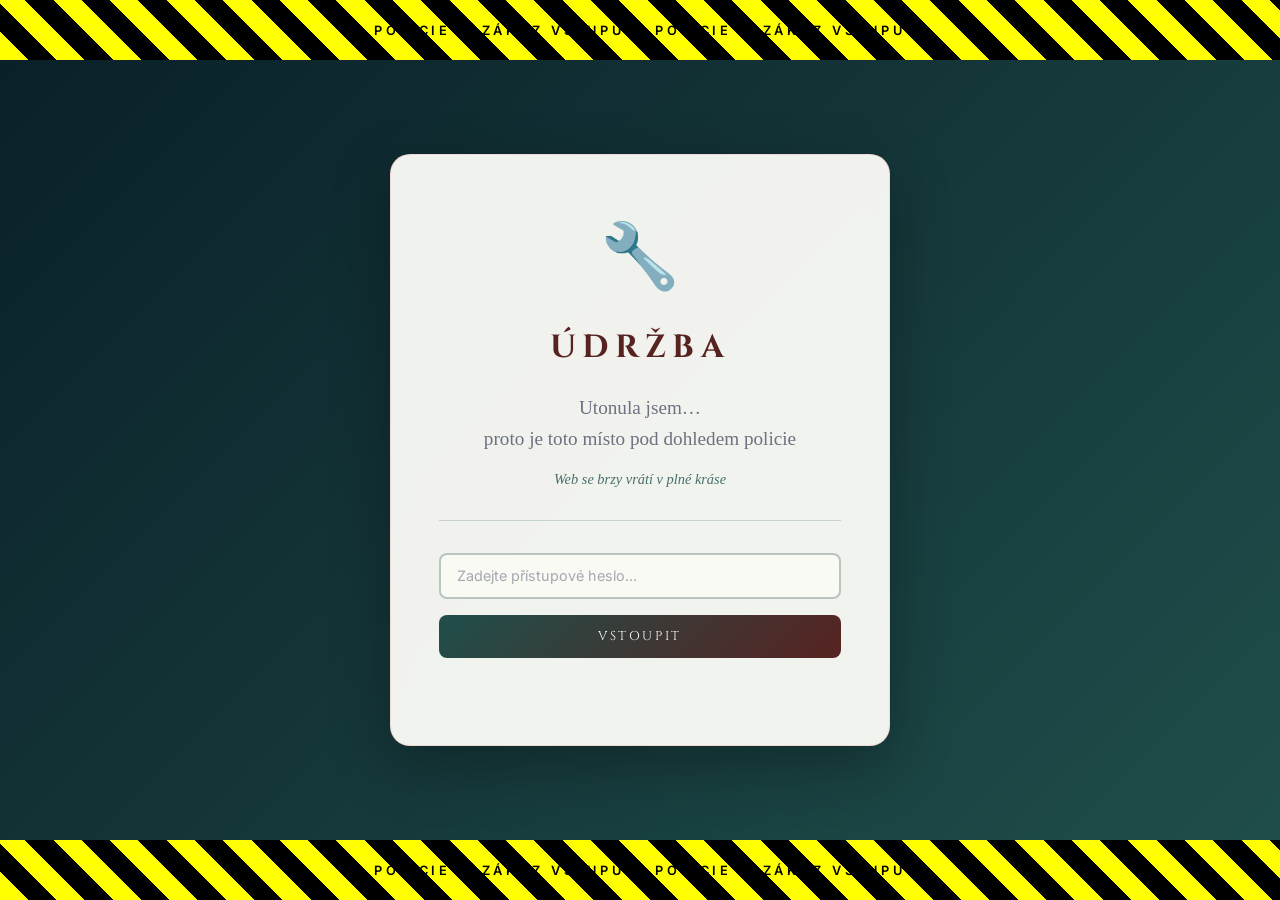
<file: index.html>
<!DOCTYPE html>
<html lang="cs">
<!-- Website created for Anna Labuťová - Neumimplavat -->
<head>
<meta charset="UTF-8">
<meta name="viewport" content="width=device-width, initial-scale=1.0">
<title>Neumimplavat — Anna Labuťová</title>
<link href="https://fonts.googleapis.com/css2?family=Inter:wght@300;400;500;600&family=IM+Fell+English:ital@0;1&family=Cinzel:wght@400;600&display=swap" rel="stylesheet">
<link rel="stylesheet" href="style.css">
<style>
  :root {
    --coral-pink: #F29A9E;
    --rose-red: #BF6061;
    --deep-brown: #572321;
    --dark-blue: #091F28;
    --teal-green: #204F4B;
    --paper-white: #fdfdf8;
    --soft-gray: #6b7280;
  }

  * { margin: 0; padding: 0; box-sizing: border-box; }

  html { scroll-behavior: smooth; }

body {
  background-image: url('background.jpg');
  background-size: contain;
  background-position: top center;
  background-repeat: no-repeat;
  background-attachment: scroll;
  min-height: 100vh;
}

  /* MAINTENANCE LOCK SCREEN */
  .maintenance-lock {
    position: fixed;
    inset: 0;
    background: linear-gradient(135deg, var(--dark-blue), var(--teal-green));
    z-index: 10000;
    display: flex;
    flex-direction: column;
    justify-content: center;
    align-items: center;
    text-align: center;
  }

  .maintenance-content {
    background: rgba(253,253,248,0.95);
    padding: 4rem 3rem;
    border-radius: 20px;
    box-shadow: 0 20px 60px rgba(0,0,0,0.3);
    backdrop-filter: blur(10px);
    border: 1px solid rgba(242,154,158,0.3);
    max-width: 500px;
    width: 90%;
  }

  .maintenance-icon {
    font-size: 4rem;
    margin-bottom: 2rem;
    color: var(--rose-red);
    animation: float 3s ease-in-out infinite;
  }

  .maintenance-title {
    font-family: 'Cinzel', serif;
    font-size: 2rem;
    color: var(--deep-brown);
    margin-bottom: 1.5rem;
    text-transform: uppercase;
    letter-spacing: 0.2em;
  }

  .maintenance-message {
    font-size: 1.2rem;
    line-height: 1.6;
    color: var(--soft-gray);
    margin-bottom: 1rem;
  }

  .maintenance-subtitle {
    font-size: 0.9rem;
    color: var(--teal-green);
    font-style: italic;
    opacity: 0.8;
    margin-bottom: 2rem;
  }

  /* PASSWORD ACCESS */
  .password-access {
    margin-top: 2rem;
    padding-top: 2rem;
    border-top: 1px solid rgba(32,79,75,0.2);
  }

  .password-input {
    width: 100%;
    padding: 0.8rem 1rem;
    border: 2px solid rgba(32,79,75,0.3);
    border-radius: 8px;
    background: rgba(253,253,248,0.8);
    font-family: 'Inter', sans-serif;
    font-size: 0.9rem;
    color: var(--deep-brown);
    transition: all 0.3s ease;
    margin-bottom: 1rem;
  }

  .password-input:focus {
    outline: none;
    border-color: var(--rose-red);
    background: rgba(253,253,248,1);
  }

  .password-input::placeholder {
    color: var(--soft-gray);
    opacity: 0.6;
  }

  .access-button {
    width: 100%;
    padding: 0.8rem;
    background: linear-gradient(135deg, var(--teal-green), var(--deep-brown));
    color: white;
    border: none;
    border-radius: 8px;
    font-family: 'Cinzel', serif;
    font-size: 0.8rem;
    letter-spacing: 0.2em;
    text-transform: uppercase;
    cursor: pointer;
    transition: all 0.3s ease;
  }

  .access-button:hover {
    transform: translateY(-2px);
    box-shadow: 0 10px 20px rgba(0,0,0,0.2);
  }

  .error-message {
    color: var(--rose-red);
    font-size: 0.8rem;
    margin-top: 0.5rem;
    opacity: 0;
    transition: opacity 0.3s ease;
  }

  .error-message.show {
    opacity: 1;
  }

  .police-tape {
    position: absolute;
    top: 0;
    left: 0;
    right: 0;
    height: 60px;
    background: repeating-linear-gradient(
      45deg,
      #ffff00,
      #ffff00 20px,
      #000000 20px,
      #000000 40px
    );
    display: flex;
    align-items: center;
    justify-content: center;
    font-family: 'Inter', sans-serif;
    font-weight: 600;
    font-size: 0.8rem;
    letter-spacing: 0.3em;
    color: #000;
    animation: slidePolice 10s linear infinite;
  }

  .police-tape-bottom {
    top: auto;
    bottom: 0;
    animation: slidePolice 10s linear infinite reverse;
  }

  @keyframes float {
    0%, 100% { transform: translateY(0px); }
    50% { transform: translateY(-10px); }
  }

  @keyframes slidePolice {
    0% { background-position: 0 0; }
    100% { background-position: 40px 0; }
  }

  /* ─── RESPONSIVE ─── */
  @media (max-width: 768px) {
    .maintenance-content {
      padding: 3rem 2rem;
    }
    
    .maintenance-title {
      font-size: 1.5rem;
    }
    
    .maintenance-message {
      font-size: 1rem;
    }
    
    .police-tape {
      font-size: 0.6rem;
      height: 40px;
    }
  }
</style>
</head>

<body>
  <script>
    // MAINTENANCE MODE CONFIG - změň na false pro vypnutí údržby
    const MAINTENANCE_MODE = true;
    const ADMIN_PASSWORD = "umimplavat";
  </script>

  <!-- MAINTENANCE LOCK SCREEN -->
  <div class="maintenance-lock" id="maintenanceLock">
    <div class="police-tape">
      ⚠️ POLICIE ⚠️ ZÁKAZ VSTUPU ⚠️ POLICIE ⚠️ ZÁKAZ VSTUPU ⚠️
    </div>
    
    <div class="maintenance-content">
      <div class="maintenance-icon">🔧</div>
      <h1 class="maintenance-title">Údržba</h1>
      <p class="maintenance-message">
        Utonula jsem…<br>
        proto je toto místo pod dohledem policie
      </p>
      <p class="maintenance-subtitle">
        Web se brzy vrátí v plné kráse
      </p>
      
      <div class="password-access">
        <input 
          type="password" 
          class="password-input" 
          id="passwordInput"
          placeholder="Zadejte přístupové heslo..."
        >
        <button class="access-button" onclick="checkPassword()">
          Vstoupit
        </button>
        <div class="error-message" id="errorMessage">
          Nesprávné heslo!
        </div>
      </div>
    </div>
    
    <div class="police-tape police-tape-bottom">
      ⚠️ POLICIE ⚠️ ZÁKAZ VSTUPU ⚠️ POLICIE ⚠️ ZÁKAZ VSTUPU ⚠️
    </div>
  </div>

  <script>
    // Maintenance mode logic
    if (!MAINTENANCE_MODE) {
      document.getElementById('maintenanceLock').style.display = 'none';
    }

    // Password check function
    function checkPassword() {
      const input = document.getElementById('passwordInput');
      const errorMsg = document.getElementById('errorMessage');
      
      if (input.value === ADMIN_PASSWORD) {
        document.getElementById('maintenanceLock').style.display = 'none';
      } else {
        errorMsg.classList.add('show');
        input.value = '';
        input.style.borderColor = 'var(--rose-red)';
        
        setTimeout(() => {
          errorMsg.classList.remove('show');
          input.style.borderColor = 'rgba(32,79,75,0.3)';
        }, 3000);
      }
    }

    // Enter key support for password
    document.getElementById('passwordInput').addEventListener('keypress', function(e) {
      if (e.key === 'Enter') {
        checkPassword();
      }
    });
  </script>
</body>
</html>
</file>
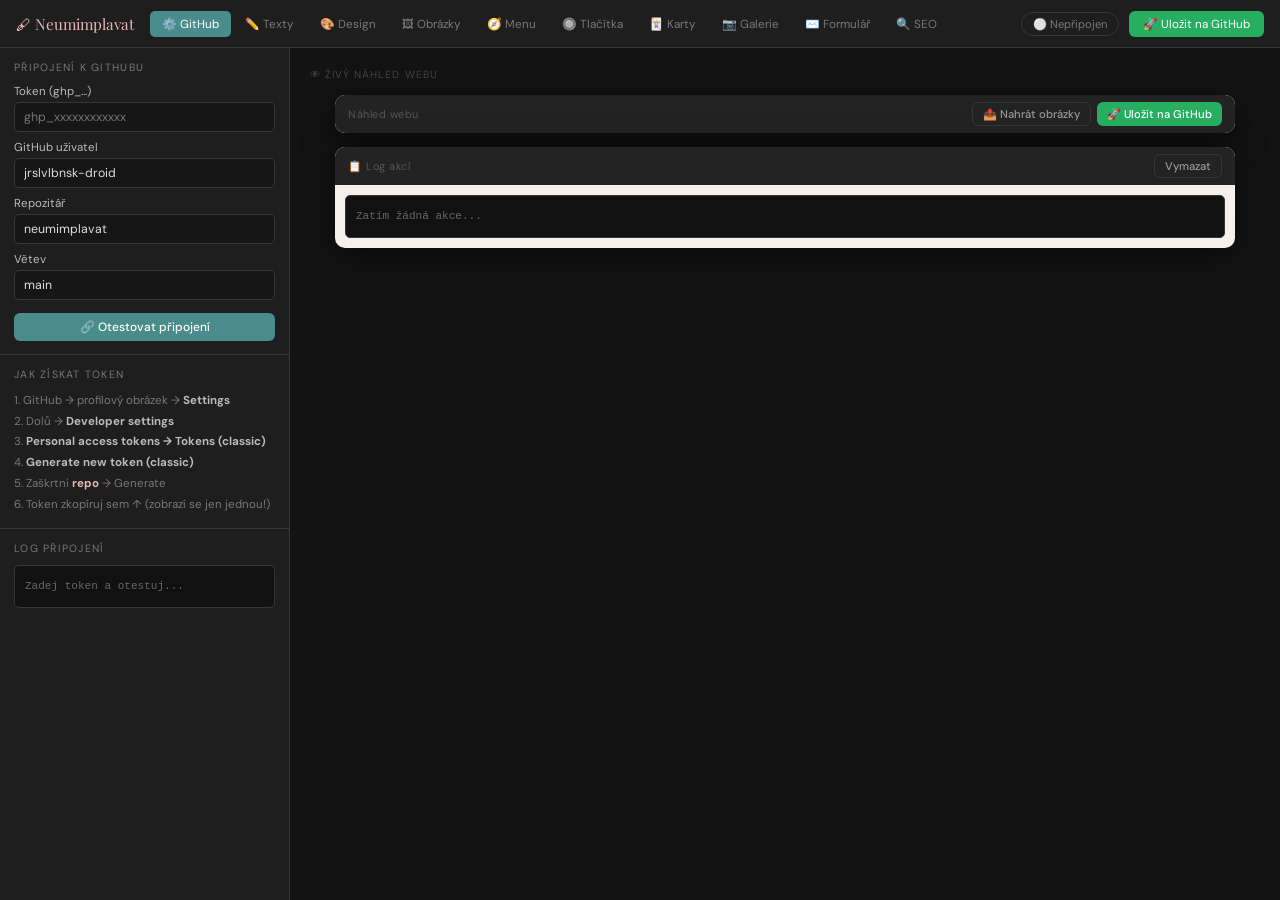
<file: Index.html>
<!DOCTYPE html>
<html lang="cs">
<head>
<meta charset="UTF-8">
<meta name="viewport" content="width=device-width, initial-scale=1.0">
<title>Neumimplavat – Kompletní editor</title>
<style>
@import url('https://fonts.googleapis.com/css2?family=Playfair+Display:ital,wght@0,400;0,700;1,400&family=DM+Sans:wght@300;400;500&display=swap');
*,*::before,*::after{box-sizing:border-box;margin:0;padding:0;}
:root{
  --teal:#4a8b8b;--rose:#c9a9a6;--accent:#e8b4b8;
  --panel:#1e1e1e;--panel2:#272727;--panel3:#2f2f2f;
  --border:#363636;--text:#dedede;--muted:#777;
  --green:#27ae60;--red:#e74c3c;
}
html,body{height:100%;overflow:hidden;}
body{font-family:'DM Sans',sans-serif;background:#141414;color:var(--text);display:flex;flex-direction:column;}

/* ── TOPBAR ── */
.topbar{background:var(--panel);border-bottom:1px solid var(--border);padding:0 16px;display:flex;align-items:center;gap:10px;height:48px;flex-shrink:0;z-index:50;}
.logo{font-family:'Playfair Display',serif;font-size:.95rem;color:var(--accent);white-space:nowrap;margin-right:6px;}
.tabs{display:flex;gap:2px;overflow-x:auto;flex:1;}
.tabs::-webkit-scrollbar{height:0;}
.tab{padding:5px 12px;border-radius:5px;border:none;background:transparent;color:var(--muted);font-size:.73rem;cursor:pointer;white-space:nowrap;font-family:'DM Sans',sans-serif;transition:all .15s;}
.tab.on{background:var(--teal);color:#fff;}
.tab:hover:not(.on){background:#333;color:#ddd;}
.gh-pill{font-size:.7rem;padding:4px 11px;border-radius:20px;border:1px solid var(--border);color:var(--muted);white-space:nowrap;cursor:default;}
.gh-pill.ok{border-color:var(--green);color:var(--green);}
.gh-pill.err{border-color:var(--red);color:var(--red);}
.pub-btn{padding:5px 14px;border-radius:6px;border:none;background:var(--green);color:#fff;font-size:.73rem;cursor:pointer;font-family:'DM Sans',sans-serif;white-space:nowrap;transition:background .2s;}
.pub-btn:hover{background:#219150;}

/* ── LAYOUT ── */
.workspace{display:flex;flex:1;overflow:hidden;}

/* ── SIDEBAR ── */
.sidebar{width:290px;min-width:260px;background:var(--panel);border-right:1px solid var(--border);display:flex;flex-direction:column;flex-shrink:0;}
.sidebar-body{flex:1;overflow-y:auto;}
.sidebar-body::-webkit-scrollbar{width:4px;} .sidebar-body::-webkit-scrollbar-thumb{background:#444;border-radius:2px;}
.pane{display:none;} .pane.on{display:block;}

/* SECTIONS */
.sec{padding:13px 14px;border-bottom:1px solid var(--border);}
.sec:last-child{border-bottom:none;}
.sec-hd{font-size:.66rem;text-transform:uppercase;letter-spacing:.12em;color:var(--muted);margin-bottom:10px;}

/* FIELDS */
.f{margin-bottom:8px;}
.f>label{display:block;font-size:.72rem;color:#bbb;margin-bottom:3px;}
.f input[type=text],.f input[type=password],.f input[type=url],.f input[type=email],
.f textarea,.f select{
  width:100%;background:#161616;color:#ddd;border:1px solid var(--border);
  border-radius:5px;padding:6px 9px;font-size:.77rem;font-family:'DM Sans',sans-serif;
  transition:border .15s;
}
.f input:focus,.f textarea:focus,.f select:focus{outline:none;border-color:var(--teal);}
.f textarea{resize:vertical;min-height:52px;line-height:1.5;}
.f input[type=color]{width:36px;height:28px;border:none;border-radius:4px;cursor:pointer;padding:0;background:none;}
.crow{display:flex;align-items:center;gap:6px;}
.crow input[type=text]{flex:1;}
.r2{display:grid;grid-template-columns:1fr 1fr;gap:7px;}
.slrow{display:flex;align-items:center;gap:7px;margin-bottom:6px;}
.slrow label{font-size:.71rem;color:#bbb;min-width:76px;}
.slrow .val{font-size:.7rem;color:var(--muted);min-width:34px;text-align:right;}
input[type=range]{flex:1;accent-color:var(--teal);}

/* BUTTONS */
.btn{padding:6px 14px;border-radius:6px;border:none;cursor:pointer;font-size:.75rem;font-family:'DM Sans',sans-serif;font-weight:500;transition:all .18s;white-space:nowrap;}
.btn-sm{padding:4px 10px;font-size:.7rem;}
.btn-teal{background:var(--teal);color:#fff;}.btn-teal:hover{background:#3c7878;}
.btn-ghost{background:transparent;color:#999;border:1px solid var(--border);}.btn-ghost:hover{background:#333;color:#ddd;}
.btn-red{background:var(--red);color:#fff;}.btn-red:hover{background:#c0392b;}
.btn-green{background:var(--green);color:#fff;}.btn-green:hover{background:#219150;}
.btn-rose{background:var(--rose);color:#1a1a1a;}.btn-rose:hover{background:#b89693;}
.btn-full{width:100%;margin-top:5px;}
.brow{display:flex;gap:5px;margin-top:5px;}

/* ITEMS */
.ilist{display:flex;flex-direction:column;gap:4px;margin-bottom:7px;}
.irow{display:flex;align-items:center;gap:5px;background:#161616;border-radius:5px;padding:5px 8px;border:1px solid var(--border);}
.irow .il{flex:1;font-size:.74rem;color:#ccc;white-space:nowrap;overflow:hidden;text-overflow:ellipsis;}
.xbtn{background:none;border:none;cursor:pointer;font-size:.8rem;padding:2px 4px;border-radius:3px;color:#666;transition:all .15s;}
.xbtn:hover{background:#333;color:#f66;}

/* UPLOAD */
.upz{border:2px dashed #3a3a3a;border-radius:7px;padding:12px 8px;text-align:center;cursor:pointer;position:relative;overflow:hidden;background:#181818;margin-bottom:6px;transition:all .2s;}
.upz:hover{border-color:var(--teal);background:#1b2b2b;}
.upz input{position:absolute;inset:0;opacity:0;cursor:pointer;width:100%;height:100%;}
.upz .ui{font-size:1.2rem;margin-bottom:3px;}
.upz .ul{font-size:.72rem;color:#777;line-height:1.4;}
.upz .ul strong{color:var(--accent);}
.thumb{border-radius:5px;overflow:hidden;position:relative;background:#181818;min-height:44px;display:flex;align-items:center;justify-content:center;margin-bottom:8px;}
.thumb img{width:100%;max-height:80px;object-fit:cover;display:block;}
.thumb .clr{position:absolute;top:3px;right:3px;background:rgba(0,0,0,.75);color:#fff;border:none;border-radius:3px;padding:1px 5px;font-size:.65rem;cursor:pointer;}
.noimg{font-size:.68rem;color:#555;}

/* RICH TEXT TOOLBAR */
.rte-toolbar{display:flex;flex-wrap:wrap;gap:3px;padding:6px;background:#161616;border:1px solid var(--border);border-bottom:none;border-radius:5px 5px 0 0;}
.rte-btn{padding:3px 7px;border-radius:3px;border:1px solid #3a3a3a;background:#222;color:#ccc;font-size:.72rem;cursor:pointer;transition:all .15s;font-family:'DM Sans',sans-serif;}
.rte-btn:hover{background:#3a3a3a;color:#fff;}
.rte-btn.active{background:var(--teal);color:#fff;border-color:var(--teal);}
.rte-area{width:100%;min-height:120px;background:#161616;color:#ddd;border:1px solid var(--border);border-radius:0 0 5px 5px;padding:8px 10px;font-size:.82rem;font-family:'DM Sans',sans-serif;line-height:1.7;outline:none;}
.rte-area:focus{border-color:var(--teal);}

/* LOG */
.logbox{background:#111;border:1px solid var(--border);border-radius:5px;padding:10px;font-family:'Courier New',monospace;font-size:.69rem;max-height:130px;overflow-y:auto;line-height:1.9;}
.logbox::-webkit-scrollbar{width:3px;} .logbox::-webkit-scrollbar-thumb{background:#444;}
.lok{color:var(--green);} .lerr{color:var(--red);} .linf{color:#666;}

/* ── PREVIEW PANE ── */
.preview{flex:1;overflow:auto;background:#131313;padding:20px;display:flex;flex-direction:column;align-items:center;gap:14px;}
.preview::-webkit-scrollbar{width:5px;} .preview::-webkit-scrollbar-thumb{background:#3a3a3a;}
.plabel{font-size:.65rem;color:#444;text-transform:uppercase;letter-spacing:.1em;align-self:flex-start;}

.pcard{width:100%;max-width:900px;background:#f5f0eb;border-radius:10px;overflow:hidden;box-shadow:0 6px 32px rgba(0,0,0,.55);}
.pcard-hd{background:#232323;padding:7px 13px;display:flex;align-items:center;justify-content:space-between;}
.pcard-title{font-size:.68rem;color:#555;letter-spacing:.05em;}

/* ── SITE SHELL ── */
.sh{border-radius:0;overflow:hidden;}
.sh-header{position:relative;overflow:hidden;display:flex;align-items:center;justify-content:center;}
.sh-header-bg{position:absolute;inset:0;background-size:cover;background-position:center;}
.sh-header-ov{position:absolute;inset:0;}
.sh-header-ct{position:relative;z-index:2;text-align:center;padding:20px;}
.sh-nav{display:flex;flex-wrap:wrap;}
.sh-nav a{text-decoration:none;transition:color .2s;}
.sh-body{position:relative;}
.sh-body-bg{position:absolute;inset:0;background-size:cover;pointer-events:none;}
.sh-body-ct{position:relative;z-index:1;padding:28px 32px;max-width:860px;margin:0 auto;}
.sh-section{margin-bottom:28px;}
.sh-footer{position:relative;overflow:hidden;display:flex;align-items:center;justify-content:center;}
.sh-footer-bg{position:absolute;inset:0;background-size:cover;background-position:center;}
.sh-footer-ov{position:absolute;inset:0;}
.sh-footer-ct{position:relative;z-index:2;text-align:center;padding:16px;}

/* toast */
.toast{position:fixed;bottom:16px;right:16px;padding:8px 16px;border-radius:7px;font-size:.77rem;z-index:999;opacity:0;transform:translateY(6px);transition:all .22s;pointer-events:none;color:#fff;}
.toast.show{opacity:1;transform:translateY(0);}
</style>
</head>
<body>

<!-- TOPBAR -->
<div class="topbar">
  <div class="logo">🖋 Neumimplavat</div>
  <div class="tabs">
    <button class="tab on"  onclick="st('github')">⚙️ GitHub</button>
    <button class="tab"     onclick="st('texty')">✏️ Texty</button>
    <button class="tab"     onclick="st('design')">🎨 Design</button>
    <button class="tab"     onclick="st('images')">🖼 Obrázky</button>
    <button class="tab"     onclick="st('nav')">🧭 Menu</button>
    <button class="tab"     onclick="st('buttons')">🔘 Tlačítka</button>
    <button class="tab"     onclick="st('cards')">🃏 Karty</button>
    <button class="tab"     onclick="st('gallery')">📷 Galerie</button>
    <button class="tab"     onclick="st('form')">✉️ Formulář</button>
    <button class="tab"     onclick="st('seo')">🔍 SEO</button>
  </div>
  <div class="gh-pill" id="ghpill">⚪ Nepřipojen</div>
  <button class="pub-btn" onclick="publish()">🚀 Uložit na GitHub</button>
</div>

<div class="workspace">
<!-- SIDEBAR -->
<aside class="sidebar">
<div class="sidebar-body">

<!-- ── GITHUB ── -->
<div class="pane on" id="pane-github">
  <div class="sec">
    <div class="sec-hd">Připojení k GitHubu</div>
    <div class="f"><label>Token (ghp_...)</label><input type="password" id="gh-token" placeholder="ghp_xxxxxxxxxxxx" oninput="ghSave()"></div>
    <div class="f"><label>GitHub uživatel</label><input type="text" id="gh-user" value="jrslvlbnsk-droid" oninput="ghSave()"></div>
    <div class="f"><label>Repozitář</label><input type="text" id="gh-repo" value="neumimplavat" oninput="ghSave()"></div>
    <div class="f"><label>Větev</label><input type="text" id="gh-branch" value="main" oninput="ghSave()"></div>
    <button class="btn btn-teal btn-full" onclick="ghTest()">🔗 Otestovat připojení</button>
  </div>
  <div class="sec">
    <div class="sec-hd">Jak získat token</div>
    <div style="font-size:.72rem;color:#777;line-height:1.8;">
      1. GitHub → profilový obrázek → <b style="color:#bbb">Settings</b><br>
      2. Dolů → <b style="color:#bbb">Developer settings</b><br>
      3. <b style="color:#bbb">Personal access tokens → Tokens (classic)</b><br>
      4. <b style="color:#bbb">Generate new token (classic)</b><br>
      5. Zaškrtni <b style="color:var(--accent)">repo</b> → Generate<br>
      6. Token zkopíruj sem ↑ (zobrazí se jen jednou!)
    </div>
  </div>
  <div class="sec">
    <div class="sec-hd">Log připojení</div>
    <div class="logbox" id="gh-log"><span class="linf">Zadej token a otestuj...</span></div>
  </div>
</div>

<!-- ── TEXTY ── -->
<div class="pane" id="pane-texty">
  <div class="sec">
    <div class="sec-hd">Název webu (záhlaví)</div>
    <div class="f"><label>Hlavní nadpis (H1)</label><input type="text" id="txt-h1" value="Neumím plavat" oninput="rp()"></div>
    <div class="f"><label>Podnadpis záhlaví</label><input type="text" id="txt-sub" value="Tetování s duší · Praha" oninput="rp()"></div>
  </div>
  <div class="sec">
    <div class="sec-hd">Sekce – Uvod</div>
    <div class="f"><label>Nadpis sekce</label><input type="text" id="txt-s1h" value="Vítejte v mém ateliéru" oninput="rp()"></div>
    <div class="f"><label>Text (podporuje HTML)</label>
      <div class="rte-toolbar" id="rte1-bar">
        <button class="rte-btn" onclick="rte('rte1','bold')"><b>B</b></button>
        <button class="rte-btn" onclick="rte('rte1','italic')"><i>I</i></button>
        <button class="rte-btn" onclick="rte('rte1','underline')"><u>U</u></button>
        <button class="rte-btn" onclick="rteLink('rte1')">🔗</button>
        <button class="rte-btn" onclick="rte('rte1','insertUnorderedList')">• list</button>
        <button class="rte-btn" onclick="rte('rte1','removeFormat')">✖ reset</button>
      </div>
      <div class="rte-area" id="rte1" contenteditable="true" oninput="rp()">Každé tetování je originální umělecké dílo navržené přímo pro vás. Specializuji se na <strong>jemné linky</strong>, botanické motivy a miniaturní ilustrace.</div>
    </div>
  </div>
  <div class="sec">
    <div class="sec-hd">Sekce – O mně</div>
    <div class="f"><label>Nadpis sekce</label><input type="text" id="txt-s2h" value="O mně" oninput="rp()"></div>
    <div class="f"><label>Text</label>
      <div class="rte-toolbar">
        <button class="rte-btn" onclick="rte('rte2','bold')"><b>B</b></button>
        <button class="rte-btn" onclick="rte('rte2','italic')"><i>I</i></button>
        <button class="rte-btn" onclick="rte('rte2','underline')"><u>U</u></button>
        <button class="rte-btn" onclick="rteLink('rte2')">🔗</button>
        <button class="rte-btn" onclick="rte('rte2','insertUnorderedList')">• list</button>
        <button class="rte-btn" onclick="rte('rte2','removeFormat')">✖ reset</button>
      </div>
      <div class="rte-area" id="rte2" contenteditable="true" oninput="rp()">Jsem tattoo artistka se sídlem v Praze. Objednávky přijímám přes Instagram nebo email. Každý klient dostane individuální přístup a návrh na míru.</div>
    </div>
  </div>
  <div class="sec">
    <div class="sec-hd">Zápatí – text</div>
    <div class="f"><label>Text zápatí</label><input type="text" id="txt-footer" value="© 2024 · Všechna práva vyhrazena · Praha" oninput="rp()"></div>
    <div class="f"><label>Instagram odkaz</label><input type="text" id="txt-ig" placeholder="https://instagram.com/..." oninput="rp()"></div>
    <div class="f"><label>Email</label><input type="text" id="txt-email" placeholder="vas@email.cz" oninput="rp()"></div>
  </div>
</div>

<!-- ── DESIGN ── -->
<div class="pane" id="pane-design">
  <div class="sec">
    <div class="sec-hd">Barvy webu</div>
    <div class="f"><label>Barva pozadí stránky</label><div class="crow"><input type="color" id="d-bg" value="#f5f0eb" oninput="rp()"><input type="text" id="d-bg-t" value="#f5f0eb" oninput="sc('d-bg','d-bg-t');rp()"></div></div>
    <div class="f"><label>Barva hlavního textu</label><div class="crow"><input type="color" id="d-text" value="#1a1a1a" oninput="rp()"><input type="text" id="d-text-t" value="#1a1a1a" oninput="sc('d-text','d-text-t');rp()"></div></div>
    <div class="f"><label>Barva nadpisů</label><div class="crow"><input type="color" id="d-head" value="#1a1a1a" oninput="rp()"><input type="text" id="d-head-t" value="#1a1a1a" oninput="sc('d-head','d-head-t');rp()"></div></div>
    <div class="f"><label>Zvýrazňovací barva</label><div class="crow"><input type="color" id="d-accent" value="#4a8b8b" oninput="rp()"><input type="text" id="d-accent-t" value="#4a8b8b" oninput="sc('d-accent','d-accent-t');rp()"></div></div>
  </div>
  <div class="sec">
    <div class="sec-hd">Písmo</div>
    <div class="f"><label>Nadpisy (font)</label>
      <select id="d-font-head" onchange="rp()">
        <option value="'Playfair Display', serif" selected>Playfair Display (serif)</option>
        <option value="'Georgia', serif">Georgia</option>
        <option value="'DM Sans', sans-serif">DM Sans</option>
        <option value="'Arial', sans-serif">Arial</option>
        <option value="'Courier New', monospace">Courier New</option>
      </select>
    </div>
    <div class="f"><label>Tělo textu (font)</label>
      <select id="d-font-body" onchange="rp()">
        <option value="'DM Sans', sans-serif" selected>DM Sans</option>
        <option value="'Georgia', serif">Georgia</option>
        <option value="'Arial', sans-serif">Arial</option>
        <option value="'Verdana', sans-serif">Verdana</option>
      </select>
    </div>
    <div class="slrow"><label>Velikost textu</label><input type="range" id="d-font-size" min="13" max="22" value="16" oninput="v('d-font-size-v',this.value+'px');rp()"><span class="val" id="d-font-size-v">16px</span></div>
    <div class="slrow"><label>Výška řádku</label><input type="range" id="d-lh" min="14" max="22" value="18" oninput="v('d-lh-v','1.'+this.value.slice(-1));rp()"><span class="val" id="d-lh-v">1.8</span></div>
  </div>
  <div class="sec">
    <div class="sec-hd">Rozložení</div>
    <div class="slrow"><label>Max šířka obsahu</label><input type="range" id="d-maxw" min="600" max="1200" value="900" step="50" oninput="v('d-maxw-v',this.value+'px');rp()"><span class="val" id="d-maxw-v">900px</span></div>
    <div class="slrow"><label>Vnitřní okraje</label><input type="range" id="d-pad" min="12" max="60" value="32" oninput="v('d-pad-v',this.value+'px');rp()"><span class="val" id="d-pad-v">32px</span></div>
  </div>
</div>

<!-- ── IMAGES ── -->
<div class="pane" id="pane-images">
  <div class="sec">
    <div class="sec-hd">📸 Záhlaví</div>
    <div class="upz" onclick="tu('header')"><input type="file" id="inp-header" accept="image/*" onchange="li(event,'header')"><div class="ui">🖼</div><div class="ul">Klikni – <strong>obrázek záhlaví</strong></div></div>
    <div class="thumb" id="th-header"><span class="noimg">Žádný obrázek</span></div>
    <div class="slrow"><label>Výška</label><input type="range" id="i-hh" min="100" max="550" value="240" oninput="v('i-hh-v',this.value+'px');rp()"><span class="val" id="i-hh-v">240px</span></div>
    <div class="slrow"><label>Ztmavení</label><input type="range" id="i-ho" min="0" max="90" value="40" oninput="v('i-ho-v',this.value+'%');rp()"><span class="val" id="i-ho-v">40%</span></div>
    <div class="f"><label>Pozice obrázku</label><select id="i-hpos" onchange="rp()"><option value="center">Střed</option><option value="top">Nahoře</option><option value="bottom">Dole</option></select></div>
  </div>
  <div class="sec">
    <div class="sec-hd">🌿 Pozadí stránky</div>
    <div class="upz" onclick="tu('bg')"><input type="file" id="inp-bg" accept="image/*" onchange="li(event,'bg')"><div class="ui">🖼</div><div class="ul">Klikni – <strong>pozadí</strong></div></div>
    <div class="thumb" id="th-bg"><span class="noimg">Žádný obrázek</span></div>
    <div class="slrow"><label>Průhlednost</label><input type="range" id="i-bgop" min="0" max="100" value="12" oninput="v('i-bgop-v',this.value+'%');rp()"><span class="val" id="i-bgop-v">12%</span></div>
  </div>
  <div class="sec">
    <div class="sec-hd">🎨 Střed stránky</div>
    <div class="upz" onclick="tu('center')"><input type="file" id="inp-center" accept="image/*" onchange="li(event,'center')"><div class="ui">🖼</div><div class="ul">Klikni – <strong>střed</strong></div></div>
    <div class="thumb" id="th-center"><span class="noimg">Žádný obrázek</span></div>
    <div class="slrow"><label>Max výška</label><input type="range" id="i-ch" min="80" max="600" value="280" oninput="v('i-ch-v',this.value+'px');rp()"><span class="val" id="i-ch-v">280px</span></div>
    <div class="slrow"><label>Zaoblení</label><input type="range" id="i-cr" min="0" max="40" value="8" oninput="v('i-cr-v',this.value+'px');rp()"><span class="val" id="i-cr-v">8px</span></div>
  </div>
  <div class="sec">
    <div class="sec-hd">🦶 Zápatí</div>
    <div class="upz" onclick="tu('footer')"><input type="file" id="inp-footer" accept="image/*" onchange="li(event,'footer')"><div class="ui">🖼</div><div class="ul">Klikni – <strong>zápatí</strong></div></div>
    <div class="thumb" id="th-footer"><span class="noimg">Žádný obrázek</span></div>
    <div class="slrow"><label>Výška</label><input type="range" id="i-fh" min="60" max="320" value="110" oninput="v('i-fh-v',this.value+'px');rp()"><span class="val" id="i-fh-v">110px</span></div>
    <div class="slrow"><label>Ztmavení</label><input type="range" id="i-fo" min="0" max="90" value="55" oninput="v('i-fo-v',this.value+'%');rp()"><span class="val" id="i-fo-v">55%</span></div>
  </div>
</div>

<!-- ── NAV ── -->
<div class="pane" id="pane-nav">
  <div class="sec">
    <div class="sec-hd">Styl navigace</div>
    <div class="f"><label>Barva pozadí</label><div class="crow"><input type="color" id="n-bg" value="#1a1a1a" oninput="rp()"><input type="text" id="n-bg-t" value="#1a1a1a" oninput="sc('n-bg','n-bg-t');rp()"></div></div>
    <div class="f"><label>Barva textu</label><div class="crow"><input type="color" id="n-col" value="#dddddd" oninput="rp()"><input type="text" id="n-col-t" value="#dddddd" oninput="sc('n-col','n-col-t');rp()"></div></div>
    <div class="f"><label>Barva hover</label><div class="crow"><input type="color" id="n-hov" value="#e8b4b8" oninput="rp()"><input type="text" id="n-hov-t" value="#e8b4b8" oninput="sc('n-hov','n-hov-t');rp()"></div></div>
    <div class="slrow"><label>Velikost písma</label><input type="range" id="n-sz" min="11" max="20" value="14" oninput="v('n-sz-v',this.value+'px');rp()"><span class="val" id="n-sz-v">14px</span></div>
    <div class="slrow"><label>Padding</label><input type="range" id="n-pad" min="6" max="28" value="12" oninput="v('n-pad-v',this.value+'px');rp()"><span class="val" id="n-pad-v">12px</span></div>
    <div class="f"><label>Zarovnání</label><select id="n-align" onchange="rp()"><option value="flex-start">Vlevo</option><option value="center">Střed</option><option value="flex-end">Vpravo</option></select></div>
  </div>
  <div class="sec">
    <div class="sec-hd">Položky menu</div>
    <div class="ilist" id="nl"></div>
    <div class="r2">
      <div class="f"><label>Název</label><input type="text" id="n-name" placeholder="Galerie"></div>
      <div class="f"><label>Odkaz</label><input type="text" id="n-url" placeholder="#galerie"></div>
    </div>
    <button class="btn btn-teal btn-full" onclick="addNav()">+ Přidat položku</button>
  </div>
</div>

<!-- ── BUTTONS ── -->
<div class="pane" id="pane-buttons">
  <div class="sec">
    <div class="sec-hd">Nové tlačítko</div>
    <div class="f"><label>Text tlačítka</label><input type="text" id="bt-text" value="Kontaktovat mě"></div>
    <div class="f"><label>Odkaz (href)</label><input type="text" id="bt-href" value="#kontakt"></div>
    <div class="f"><label>Barva pozadí</label><div class="crow"><input type="color" id="bt-bg" value="#4a8b8b"><input type="text" id="bt-bg-t" value="#4a8b8b" oninput="sc('bt-bg','bt-bg-t')"></div></div>
    <div class="f"><label>Barva textu</label><div class="crow"><input type="color" id="bt-col" value="#ffffff"><input type="text" id="bt-col-t" value="#ffffff" oninput="sc('bt-col','bt-col-t')"></div></div>
    <div class="slrow"><label>Zaoblení</label><input type="range" id="bt-r" min="0" max="50" value="6" oninput="v('bt-r-v',this.value+'px')"><span class="val" id="bt-r-v">6px</span></div>
    <div class="slrow"><label>Padding V</label><input type="range" id="bt-py" min="4" max="24" value="10" oninput="v('bt-py-v',this.value+'px')"><span class="val" id="bt-py-v">10px</span></div>
    <div class="slrow"><label>Padding H</label><input type="range" id="bt-px" min="8" max="60" value="22" oninput="v('bt-px-v',this.value+'px')"><span class="val" id="bt-px-v">22px</span></div>
    <div class="f"><label>Styl</label><select id="bt-style"><option value="filled">Vyplněné</option><option value="outline">Obrys</option><option value="ghost">Ghost</option></select></div>
    <button class="btn btn-teal btn-full" onclick="addBtn()">+ Přidat tlačítko</button>
  </div>
  <div class="sec">
    <div class="sec-hd">Přidaná tlačítka</div>
    <div class="ilist" id="btl"><span style="font-size:.72rem;color:#555;">Zatím žádná</span></div>
  </div>
</div>

<!-- ── CARDS ── -->
<div class="pane" id="pane-cards">
  <div class="sec">
    <div class="sec-hd">Styl karet</div>
    <div class="f"><label>Nadpis sekce</label><input type="text" id="c-sh" value="Moje služby" oninput="rp()"></div>
    <div class="f"><label>Barva pozadí karty</label><div class="crow"><input type="color" id="c-bg" value="#ffffff" oninput="rp()"><input type="text" id="c-bg-t" value="#ffffff" oninput="sc('c-bg','c-bg-t');rp()"></div></div>
    <div class="f"><label>Barva nadpisu</label><div class="crow"><input type="color" id="c-hcol" value="#1a1a1a" oninput="rp()"><input type="text" id="c-hcol-t" value="#1a1a1a" oninput="sc('c-hcol','c-hcol-t');rp()"></div></div>
    <div class="f"><label>Barva tlačítka</label><div class="crow"><input type="color" id="c-bcol" value="#4a8b8b" oninput="rp()"><input type="text" id="c-bcol-t" value="#4a8b8b" oninput="sc('c-bcol','c-bcol-t');rp()"></div></div>
    <div class="slrow"><label>Zaoblení</label><input type="range" id="c-r" min="0" max="24" value="8" oninput="v('c-r-v',this.value+'px');rp()"><span class="val" id="c-r-v">8px</span></div>
    <div class="f"><label>Sloupce</label><select id="c-cols" onchange="rp()"><option value="1">1</option><option value="2" selected>2</option><option value="3">3</option></select></div>
  </div>
  <div class="sec">
    <div class="sec-hd">Přidat kartu</div>
    <div class="f"><label>Nadpis</label><input type="text" id="c-title" placeholder="Blackwork"></div>
    <div class="f"><label>Text</label><textarea id="c-text" placeholder="Popis stylu..."></textarea></div>
    <div class="f"><label>Text tlačítka</label><input type="text" id="c-btn" value="Více info"></div>
    <div class="f"><label>Odkaz tlačítka</label><input type="text" id="c-href" value="#kontakt"></div>
    <button class="btn btn-teal btn-full" onclick="addCard()">+ Přidat kartu</button>
    <div class="ilist" style="margin-top:8px;" id="cl"></div>
  </div>
</div>

<!-- ── GALLERY ── -->
<div class="pane" id="pane-gallery">
  <div class="sec">
    <div class="sec-hd">Nastavení galerie</div>
    <div class="f"><label>Nadpis sekce</label><input type="text" id="g-sh" value="Galerie" oninput="rp()"></div>
    <div class="f"><label>Sloupce</label><select id="g-cols" onchange="rp()"><option value="2">2</option><option value="3" selected>3</option><option value="4">4</option></select></div>
    <div class="slrow"><label>Mezera</label><input type="range" id="g-gap" min="0" max="24" value="8" oninput="v('g-gap-v',this.value+'px');rp()"><span class="val" id="g-gap-v">8px</span></div>
    <div class="slrow"><label>Zaoblení</label><input type="range" id="g-r" min="0" max="20" value="6" oninput="v('g-r-v',this.value+'px');rp()"><span class="val" id="g-r-v">6px</span></div>
  </div>
  <div class="sec">
    <div class="sec-hd">Nahrát fotky</div>
    <div class="upz" onclick="document.getElementById('ginp').click()">
      <input type="file" id="ginp" accept="image/*" multiple onchange="addGal(event)">
      <div class="ui">📷</div><div class="ul">Klikni – <strong>vybrat fotky</strong> (více najednou)</div>
    </div>
    <div class="ilist" id="gl"><span style="font-size:.72rem;color:#555;">Zatím žádné fotky</span></div>
  </div>
</div>

<!-- ── FORM ── -->
<div class="pane" id="pane-form">
  <div class="sec">
    <div class="sec-hd">Nastavení formuláře</div>
    <div class="f"><label>Nadpis sekce</label><input type="text" id="fm-sh" value="Napište mi" oninput="rp()"></div>
    <div class="f"><label>Popis pod nadpisem</label><input type="text" id="fm-desc" value="Odpovím do 24 hodin" oninput="rp()"></div>
    <div class="f"><label>Formspree endpoint (action)</label><input type="text" id="fm-action" placeholder="https://formspree.io/f/XXXX"></div>
    <div class="f"><label>Barva pozadí formuláře</label><div class="crow"><input type="color" id="fm-bg" value="#ffffff" oninput="rp()"><input type="text" id="fm-bg-t" value="#ffffff" oninput="sc('fm-bg','fm-bg-t');rp()"></div></div>
    <div class="f"><label>Barva polí</label><div class="crow"><input type="color" id="fm-ibg" value="#f5f0eb" oninput="rp()"><input type="text" id="fm-ibg-t" value="#f5f0eb" oninput="sc('fm-ibg','fm-ibg-t');rp()"></div></div>
    <div class="f"><label>Barva tlačítka</label><div class="crow"><input type="color" id="fm-bbg" value="#4a8b8b" oninput="rp()"><input type="text" id="fm-bbg-t" value="#4a8b8b" oninput="sc('fm-bbg','fm-bbg-t');rp()"></div></div>
    <div class="f"><label>Text tlačítka</label><input type="text" id="fm-btxt" value="Odeslat zprávu" oninput="rp()"></div>
    <div class="slrow"><label>Zaoblení polí</label><input type="range" id="fm-r" min="0" max="20" value="6" oninput="v('fm-r-v',this.value+'px');rp()"><span class="val" id="fm-r-v">6px</span></div>
  </div>
  <div class="sec">
    <div class="sec-hd">Pole formuláře</div>
    <div class="ilist" id="fml"></div>
    <div class="r2">
      <div class="f"><label>Popisek</label><input type="text" id="fm-label" placeholder="Jméno"></div>
      <div class="f"><label>Typ</label>
        <select id="fm-type">
          <option value="text">Text</option>
          <option value="email">Email</option>
          <option value="tel">Telefon</option>
          <option value="textarea">Víceřádkový</option>
        </select>
      </div>
    </div>
    <div class="f"><label>Povinné pole?</label><select id="fm-req"><option value="1">Ano</option><option value="0">Ne</option></select></div>
    <button class="btn btn-teal btn-full" onclick="addField()">+ Přidat pole</button>
  </div>
</div>

<!-- ── SEO ── -->
<div class="pane" id="pane-seo">
  <div class="sec">
    <div class="sec-hd">SEO – Vyhledávače</div>
    <div class="f"><label>Titulek stránky (title)</label><input type="text" id="seo-title" value="Neumím plavat – Tetování Praha"></div>
    <div class="f"><label>Popis (meta description)</label><textarea id="seo-desc" style="min-height:70px;">Profesionální tetování v Praze. Specializace na jemné linky, botanické motivy a miniaturní ilustrace. Objednávky přes Instagram nebo email.</textarea></div>
    <div class="f"><label>Klíčová slova</label><input type="text" id="seo-kw" value="tetování, tattoo, Praha, blackwork, botanika"></div>
    <div class="f"><label>Autor</label><input type="text" id="seo-author" value="Neumím plavat"></div>
    <div class="f"><label>OG obrázek (URL)</label><input type="text" id="seo-og" placeholder="https://... odkaz na náhledový obrázek"></div>
  </div>
  <div class="sec">
    <div class="sec-hd">Analytika</div>
    <div class="f"><label>Google Analytics ID</label><input type="text" id="seo-ga" placeholder="G-XXXXXXXXXX"></div>
  </div>
  <div class="sec">
    <div class="sec-hd">Favicon</div>
    <div class="upz" onclick="tu('favicon')"><input type="file" id="inp-favicon" accept="image/*,.ico" onchange="li(event,'favicon')"><div class="ui">🔖</div><div class="ul">Klikni – <strong>ikona webu</strong> (favicon)</div></div>
    <div class="thumb" id="th-favicon"><span class="noimg">Žádný favicon</span></div>
  </div>
</div>

</div><!-- sidebar-body -->
</aside>

<!-- PREVIEW -->
<main class="preview" id="preview">
  <div class="plabel">👁 Živý náhled webu</div>
  <div class="pcard" id="pcard">
    <div class="pcard-hd">
      <span class="pcard-title" id="pcardtitle">Náhled webu</span>
      <div style="display:flex;gap:6px;">
        <button class="btn btn-sm btn-ghost" onclick="uploadImages()">📤 Nahrát obrázky</button>
        <button class="btn btn-sm btn-green" onclick="publish()">🚀 Uložit na GitHub</button>
      </div>
    </div>
    <div id="pb"></div>
  </div>
  <div class="pcard" style="max-width:900px;width:100%;">
    <div class="pcard-hd"><span class="pcard-title">📋 Log akcí</span><button class="btn btn-sm btn-ghost" onclick="document.getElementById('publog').innerHTML=''">Vymazat</button></div>
    <div style="padding:10px;"><div class="logbox" id="publog"><span class="linf">Zatím žádná akce...</span></div></div>
  </div>
</main>
</div>
<div class="toast" id="toast"></div>

<script>
// ══════════════════════════════════════════════
//  STATE
// ══════════════════════════════════════════════
const S={
  gh:{token:'',user:'jrslvlbnsk-droid',repo:'neumimplavat',branch:'main'},
  imgs:{header:null,bg:null,center:null,footer:null,favicon:null},
  imgFiles:{header:null,bg:null,center:null,footer:null,favicon:null},
  nav:[{name:'Úvod',url:'#'},{name:'Galerie',url:'#galerie'},{name:'O mně',url:'#o-mne'},{name:'Kontakt',url:'#kontakt'}],
  btns:[],
  cards:[],
  gallery:[],
  fields:[{label:'Jméno',type:'text',req:true},{label:'Email',type:'email',req:true},{label:'Zpráva',type:'textarea',req:true}],
};
let curTab='github';

// ══════════════════════════════════════════════
//  UTILS
// ══════════════════════════════════════════════
const g=id=>document.getElementById(id)?.value??'';
const el=id=>document.getElementById(id);
function v(id,val){const e=el(id);if(e)e.textContent=val;}
function sc(cid,tid){
  const c=el(cid),t=el(tid);if(!c||!t)return;
  if(event.target===c)t.value=c.value;
  else if(/^#[0-9a-fA-F]{6}$/.test(t.value))c.value=t.value;
}
function toast(msg,ok=true){
  const t=el('toast');t.textContent=msg;
  t.style.background=ok?'#4a8b8b':'#e74c3c';
  t.classList.add('show');setTimeout(()=>t.classList.remove('show'),2800);
}
function log(msg,type='inf'){
  const b=el('publog');if(!b)return;
  if(b.innerHTML.includes('Zatím'))b.innerHTML='';
  b.innerHTML+=`<div class="l${type}">${new Date().toLocaleTimeString('cs')} – ${msg}</div>`;
  b.scrollTop=b.scrollHeight;
}
function ghlog(msg,type='inf'){
  const b=el('gh-log');if(!b)return;
  if(b.innerHTML.includes('Zadej'))b.innerHTML='';
  b.innerHTML+=`<div class="l${type}">${new Date().toLocaleTimeString('cs')} – ${msg}</div>`;
  b.scrollTop=b.scrollHeight;
}

// ══════════════════════════════════════════════
//  TABS
// ══════════════════════════════════════════════
function st(tab){
  curTab=tab;
  document.querySelectorAll('.tab').forEach((b,i)=>{
    const tabs=['github','texty','design','images','nav','buttons','cards','gallery','form','seo'];
    b.classList.toggle('on',tabs[i]===tab);
  });
  document.querySelectorAll('.pane').forEach(p=>p.classList.remove('on'));
  const p=el('pane-'+tab);if(p)p.classList.add('on');
  el('pcardtitle').textContent={github:'GitHub nastavení',texty:'Texty & obsah',design:'Design & barvy',images:'Obrázky',nav:'Navigační menu',buttons:'Tlačítka',cards:'Karty / boxy',gallery:'Galerie',form:'Kontaktní formulář',seo:'SEO nastavení'}[tab]||tab;
  rp();
}

// ══════════════════════════════════════════════
//  RICH TEXT EDITOR
// ══════════════════════════════════════════════
function rte(id,cmd){document.execCommand(cmd,false,null);el(id).focus();rp();}
function rteLink(id){
  const url=prompt('Zadej URL odkazu:','https://');
  if(url)document.execCommand('createLink',false,url);
  el(id).focus();rp();
}

// ══════════════════════════════════════════════
//  GITHUB
// ══════════════════════════════════════════════
function ghSave(){S.gh.token=g('gh-token');S.gh.user=g('gh-user');S.gh.repo=g('gh-repo');S.gh.branch=g('gh-branch');}
async function ghFetch(url,opts={}){
  return fetch(url,{...opts,headers:{'Authorization':`token ${S.gh.token}`,'Content-Type':'application/json','Accept':'application/vnd.github.v3+json',...(opts.headers||{})}});
}
async function ghTest(){
  ghSave();
  if(!S.gh.token){toast('Zadej GitHub token!',false);return;}
  ghlog('Testuji připojení...','inf');
  try{
    const r=await ghFetch(`https://api.github.com/repos/${S.gh.user}/${S.gh.repo}`);
    if(r.ok){
      const d=await r.json();
      ghlog(`✅ Připojeno: ${d.full_name}`,'ok');
      el('ghpill').textContent='🟢 Připojeno';el('ghpill').className='gh-pill ok';
      toast('GitHub připojen! ✓');
    }else{
      const e=await r.json();
      ghlog(`❌ ${e.message}`,'err');
      el('ghpill').textContent='🔴 Chyba';el('ghpill').className='gh-pill err';
      toast('Chyba připojení',false);
    }
  }catch(e){ghlog(`❌ Síťová chyba: ${e.message}`,'err');toast('Síťová chyba',false);}
}
async function getSha(path){
  try{
    const r=await ghFetch(`https://api.github.com/repos/${S.gh.user}/${S.gh.repo}/contents/${path}?ref=${S.gh.branch}`);
    if(r.ok){const d=await r.json();return d.sha;}
  }catch{}return null;
}
async function pushFile(path,content,msg,isB64=false){
  const sha=await getSha(path);
  const body={message:msg,branch:S.gh.branch,content:isB64?content:btoa(unescape(encodeURIComponent(content)))};
  if(sha)body.sha=sha;
  const r=await ghFetch(`https://api.github.com/repos/${S.gh.user}/${S.gh.repo}/contents/${path}`,{method:'PUT',body:JSON.stringify(body)});
  return r.ok;
}

// ══════════════════════════════════════════════
//  IMAGES
// ══════════════════════════════════════════════
function tu(z){el('inp-'+z)?.click();}
function li(event,z){
  const file=event.target.files[0];if(!file)return;
  S.imgFiles[z]=file;
  const reader=new FileReader();
  reader.onload=e=>{
    S.imgs[z]=e.target.result;
    const th=el('th-'+z);
    if(th)th.innerHTML=`<img src="${e.target.result}"><button class="clr" onclick="ci('${z}')">✕</button>`;
    rp();
  };
  reader.readAsDataURL(file);
}
function ci(z){
  S.imgs[z]=null;S.imgFiles[z]=null;
  const th=el('th-'+z);if(th)th.innerHTML='<span class="noimg">Žádný obrázek</span>';
  const inp=el('inp-'+z);if(inp)inp.value='';
  rp();
}

// ══════════════════════════════════════════════
//  NAV
// ══════════════════════════════════════════════
function addNav(){
  const n=g('n-name').trim();if(!n){toast('Zadej název',false);return;}
  S.nav.push({name:n,url:g('n-url')||'#'});
  el('n-name').value='';el('n-url').value='';rp();
}
function remNav(i){S.nav.splice(i,1);rp();}
function renderNavList(){
  el('nl').innerHTML=S.nav.map((it,i)=>`<div class="irow"><span class="il">🔗 ${it.name} → ${it.url}</span><button class="xbtn" onclick="remNav(${i})">🗑</button></div>`).join('');
}

// ══════════════════════════════════════════════
//  BUTTONS
// ══════════════════════════════════════════════
function addBtn(){
  const t=g('bt-text').trim();if(!t){toast('Zadej text',false);return;}
  S.btns.push({text:t,href:g('bt-href')||'#',bg:g('bt-bg'),col:g('bt-col'),r:g('bt-r'),py:g('bt-py'),px:g('bt-px'),style:g('bt-style')});
  rp();
}
function remBtn(i){S.btns.splice(i,1);rp();}
function renderBtnList(){
  const l=el('btl');
  l.innerHTML=S.btns.length?S.btns.map((b,i)=>`<div class="irow"><span class="il">🔘 ${b.text}</span><button class="xbtn" onclick="remBtn(${i})">🗑</button></div>`).join(''):'<span style="font-size:.72rem;color:#555;">Zatím žádná</span>';
}

// ══════════════════════════════════════════════
//  CARDS
// ══════════════════════════════════════════════
function addCard(){
  const t=g('c-title').trim();if(!t){toast('Zadej nadpis',false);return;}
  S.cards.push({title:t,text:g('c-text'),btn:g('c-btn')||'Více',href:g('c-href')||'#'});
  el('c-title').value='';el('c-text').value='';rp();
}
function remCard(i){S.cards.splice(i,1);rp();}
function renderCardList(){
  el('cl').innerHTML=S.cards.map((c,i)=>`<div class="irow"><span class="il">🃏 ${c.title}</span><button class="xbtn" onclick="remCard(${i})">🗑</button></div>`).join('');
}

// ══════════════════════════════════════════════
//  GALLERY
// ══════════════════════════════════════════════
function addGal(event){
  Array.from(event.target.files).forEach(file=>{
    const r=new FileReader();
    r.onload=e=>{S.gallery.push({src:e.target.result,file,name:file.name});rp();};
    r.readAsDataURL(file);
  });
  el('ginp').value='';
}
function remGal(i){S.gallery.splice(i,1);rp();}
function renderGalList(){
  const l=el('gl');
  l.innerHTML=S.gallery.length?S.gallery.map((g,i)=>`<div class="irow"><span class="il">🖼 ${g.name}</span><button class="xbtn" onclick="remGal(${i})">🗑</button></div>`).join(''):'<span style="font-size:.72rem;color:#555;">Zatím žádné fotky</span>';
}

// ══════════════════════════════════════════════
//  FORM
// ══════════════════════════════════════════════
function addField(){
  const l=g('fm-label').trim();if(!l){toast('Zadej popisek',false);return;}
  S.fields.push({label:l,type:g('fm-type'),req:g('fm-req')==='1'});
  el('fm-label').value='';rp();
}
function remField(i){S.fields.splice(i,1);rp();}
function renderFieldList(){
  el('fml').innerHTML=S.fields.map((f,i)=>`<div class="irow"><span class="il">📝 ${f.label} (${f.type}${f.req?' *':''})</span><button class="xbtn" onclick="remField(${i})">🗑</button></div>`).join('');
}

// ══════════════════════════════════════════════
//  RENDER PREVIEW
// ══════════════════════════════════════════════
function rp(){
  renderNavList();renderBtnList();renderCardList();renderGalList();renderFieldList();

  const hi=S.imgs.header,bi=S.imgs.bg,ci2=S.imgs.center,fi=S.imgs.footer;
  const hh=g('i-hh'),ho=parseInt(g('i-ho')||40)/100;
  const bgop=parseFloat(g('i-bgop')||12)/100;
  const ch=g('i-ch'),cr=g('i-cr');
  const fh=g('i-fh'),fo=parseInt(g('i-fo')||55)/100;
  const nbg=g('n-bg'),ncol=g('n-col'),nhov=g('n-hov'),nsz=g('n-sz'),npad=g('n-pad'),nalign=g('n-align');
  const dbg=g('d-bg'),dtxt=g('d-text'),dhead=g('d-head'),dacc=g('d-accent');
  const dfonthead=g('d-font-head'),dfontbody=g('d-font-body');
  const dfsz=g('d-font-size'),dlh=g('d-lh');
  const dmaxw=g('d-maxw'),dpad=g('d-pad');
  const cbg=g('c-bg'),chcol=g('c-hcol'),cbcol=g('c-bcol'),cr2=g('c-r'),ccols=g('c-cols');
  const gcols=g('g-cols'),ggap=g('g-gap'),gr=g('g-r');
  const fmbg=g('fm-bg'),fmibg=g('fm-ibg'),fmbbg=g('fm-bbg'),fmbtxt=g('fm-btxt'),fmr=g('fm-r');

  const txt_h1=g('txt-h1')||'Neumím plavat';
  const txt_sub=g('txt-sub')||'Tetování s duší · Praha';
  const txt_s1h=g('txt-s1h')||'Vítejte v mém ateliéru';
  const txt_s2h=g('txt-s2h')||'O mně';
  const rte1=el('rte1')?.innerHTML||'';
  const rte2=el('rte2')?.innerHTML||'';
  const txt_footer=g('txt-footer')||'© 2024 · Praha';
  const txt_ig=g('txt-ig');
  const txt_email=g('txt-email');
  const fm_sh=g('fm-sh')||'Napište mi';
  const fm_desc=g('fm-desc');
  const c_sh=g('c-sh')||'Moje služby';
  const g_sh=g('g-sh')||'Galerie';

  // NAV links
  const navlinks=S.nav.map(it=>`<a href="${it.url}" style="color:${ncol};padding:${npad}px 16px;font-size:${nsz}px;text-decoration:none;display:inline-block;transition:color .2s;" onmouseover="this.style.color='${nhov}'" onmouseout="this.style.color='${ncol}'">${it.name}</a>`).join('');

  // BUTTONS
  const btnsH=S.btns.map(b=>{
    let s='';
    if(b.style==='filled')s=`background:${b.bg};color:${b.col};border:none;`;
    else if(b.style==='outline')s=`background:transparent;color:${b.bg};border:2px solid ${b.bg};`;
    else s=`background:transparent;color:${b.bg};border:none;`;
    return `<a href="${b.href}" style="${s}padding:${b.py}px ${b.px}px;border-radius:${b.r}px;text-decoration:none;font-size:14px;display:inline-block;font-family:sans-serif;font-weight:500;">${b.text}</a>`;
  }).join('');

  // CARDS
  const cardSrc=S.cards.length?S.cards:[{title:'Blackwork',text:'Geometrické vzory a čisté linky.',btn:'Více',href:'#'},{title:'Botanika',text:'Jemné přírodní motivy.',btn:'Více',href:'#'}];
  const cardsH=cardSrc.map(c=>`
    <div style="background:${cbg};border-radius:${cr2}px;overflow:hidden;box-shadow:0 2px 12px rgba(0,0,0,.08);">
      <div style="height:110px;background:#e0dbd5;display:flex;align-items:center;justify-content:center;color:#bbb;font-size:.75rem;">📷 foto</div>
      <div style="padding:14px;">
        <div style="font-family:${dfonthead};font-size:1rem;color:${chcol};margin-bottom:5px;">${c.title}</div>
        <div style="font-size:.82rem;color:#666;line-height:1.6;">${c.text}</div>
        <a href="${c.href}" style="display:inline-block;margin-top:10px;padding:6px 14px;background:${cbcol};color:#fff;text-decoration:none;border-radius:5px;font-size:.77rem;">${c.btn}</a>
      </div>
    </div>`).join('');

  // GALLERY
  const galSrc=S.gallery.length?S.gallery:null;
  const galH=galSrc
    ?galSrc.map(gi=>`<div style="border-radius:${gr}px;overflow:hidden;aspect-ratio:1;"><img src="${gi.src}" style="width:100%;height:100%;object-fit:cover;display:block;"></div>`).join('')
    :Array(6).fill(0).map((_,i)=>`<div style="background:#e0dbd5;border-radius:${gr}px;aspect-ratio:1;display:flex;align-items:center;justify-content:center;color:#bbb;font-size:.73rem;">foto ${i+1}</div>`).join('');

  // FORM fields
  const formH=S.fields.map(f=>{
    const inp=f.type==='textarea'
      ?`<textarea placeholder="${f.label}" style="width:100%;padding:9px 12px;background:${fmibg};border:none;border-radius:${fmr}px;font-family:sans-serif;min-height:70px;resize:vertical;" ${f.req?'required':''}></textarea>`
      :`<input type="${f.type}" placeholder="${f.label}" style="width:100%;padding:9px 12px;background:${fmibg};border:none;border-radius:${fmr}px;" ${f.req?'required':''}="">`;
    return `<div><div style="font-size:.73rem;color:#888;margin-bottom:3px;">${f.label}${f.req?' *':''}</div>${inp}</div>`;
  }).join('');

  // FOOTER social
  const socials=[];
  if(txt_ig)socials.push(`<a href="${txt_ig}" style="color:#e8b4b8;text-decoration:none;margin:0 6px;">Instagram</a>`);
  if(txt_email)socials.push(`<a href="mailto:${txt_email}" style="color:#e8b4b8;text-decoration:none;margin:0 6px;">Email</a>`);

  el('pb').innerHTML=`
  <div style="font-family:${dfontbody};font-size:${dfsz}px;color:${dtxt};">
    <!-- HEADER -->
    <div style="position:relative;height:${hh}px;background:#2a2a2a;display:flex;align-items:center;justify-content:center;overflow:hidden;">
      ${hi?`<div style="position:absolute;inset:0;background-image:url(${hi});background-size:cover;background-position:${g('i-hpos')};"></div>`:''}
      <div style="position:absolute;inset:0;background:rgba(0,0,0,${ho});"></div>
      <div style="position:relative;z-index:2;text-align:center;padding:16px;">
        <div style="font-family:${dfonthead};font-size:clamp(1.6rem,4vw,2.4rem);color:#fff;text-shadow:0 2px 10px rgba(0,0,0,.5);">${txt_h1}</div>
        <div style="color:rgba(255,255,255,.72);font-style:italic;margin-top:5px;font-size:.85rem;">${txt_sub}</div>
      </div>
    </div>
    <!-- NAV -->
    <div style="background:${nbg};display:flex;justify-content:${nalign};flex-wrap:wrap;">${navlinks}</div>
    <!-- BODY -->
    <div style="position:relative;background:${dbg};">
      ${bi?`<div style="position:absolute;inset:0;background-image:url(${bi});background-size:cover;opacity:${bgop};pointer-events:none;"></div>`:''}
      <div style="position:relative;z-index:1;padding:${dpad}px;max-width:${dmaxw}px;margin:0 auto;">

        <!-- SEKCE 1 -->
        <div style="margin-bottom:24px;">
          <div style="font-family:${dfonthead};font-size:1.5rem;color:${dhead};margin-bottom:10px;">${txt_s1h}</div>
          <div style="line-height:1.${dlh};color:${dtxt};">${rte1}</div>
        </div>

        <!-- STŘEDNÍ OBRÁZEK -->
        ${ci2?`<div style="border-radius:${cr}px;overflow:hidden;margin-bottom:24px;"><img src="${ci2}" style="width:100%;max-height:${ch}px;object-fit:cover;display:block;"></div>`:''}

        <!-- TLAČÍTKA -->
        ${btnsH?`<div style="display:flex;flex-wrap:wrap;gap:10px;margin-bottom:24px;">${btnsH}</div>`:''}

        <!-- SEKCE 2 -->
        <div style="margin-bottom:24px;">
          <div style="font-family:${dfonthead};font-size:1.5rem;color:${dhead};margin-bottom:10px;">${txt_s2h}</div>
          <div style="line-height:1.${dlh};color:${dtxt};">${rte2}</div>
        </div>

        <!-- KARTY -->
        ${(S.cards.length||true)?`<div style="margin-bottom:28px;">
          <div style="font-family:${dfonthead};font-size:1.5rem;color:${dhead};margin-bottom:14px;">${c_sh}</div>
          <div style="display:grid;grid-template-columns:repeat(${ccols},1fr);gap:14px;">${cardsH}</div>
        </div>`:''}

        <!-- GALERIE -->
        <div style="margin-bottom:28px;">
          <div style="font-family:${dfonthead};font-size:1.5rem;color:${dhead};margin-bottom:14px;" id="galerie">${g_sh}</div>
          <div style="display:grid;grid-template-columns:repeat(${gcols},1fr);gap:${ggap}px;">${galH}</div>
        </div>

        <!-- FORMULÁŘ -->
        <div style="margin-bottom:28px;" id="kontakt">
          <div style="font-family:${dfonthead};font-size:1.5rem;color:${dhead};margin-bottom:6px;">${fm_sh}</div>
          ${fm_desc?`<div style="font-size:.82rem;color:#888;margin-bottom:14px;">${fm_desc}</div>`:''}
          <div style="background:${fmbg};padding:22px;border-radius:8px;max-width:480px;">
            <div style="display:flex;flex-direction:column;gap:10px;">${formH}</div>
            <button style="margin-top:14px;padding:9px 22px;background:${fmbbg};color:#fff;border:none;border-radius:${fmr}px;cursor:pointer;font-size:.88rem;font-weight:500;">${fmbtxt}</button>
          </div>
        </div>

      </div>
    </div>
    <!-- FOOTER -->
    <div style="position:relative;min-height:${fh}px;background:#1a1a1a;display:flex;align-items:center;justify-content:center;overflow:hidden;">
      ${fi?`<div style="position:absolute;inset:0;background-image:url(${fi});background-size:cover;background-position:center;"></div>`:''}
      <div style="position:absolute;inset:0;background:rgba(0,0,0,${fo});"></div>
      <div style="position:relative;z-index:2;text-align:center;color:#aaa;font-size:.78rem;padding:16px;line-height:2;">
        <div style="font-family:${dfonthead};color:#e8b4b8;font-size:1rem;margin-bottom:6px;">${txt_h1}</div>
        ${socials.length?`<div>${socials.join('')}</div>`:''}
        <div style="margin-top:6px;">${txt_footer}</div>
      </div>
    </div>
  </div>`;
}

// ══════════════════════════════════════════════
//  BUILD HTML OUTPUT
// ══════════════════════════════════════════════
function buildHTML(){
  const hi=S.imgs.header,bi=S.imgs.bg,ci2=S.imgs.center,fi=S.imgs.footer;
  const hh=g('i-hh'),ho=parseInt(g('i-ho')||40)/100;
  const bgop=parseFloat(g('i-bgop')||12)/100;
  const ch=g('i-ch'),cr=g('i-cr');
  const fh=g('i-fh'),fo=parseInt(g('i-fo')||55)/100;
  const nbg=g('n-bg'),ncol=g('n-col'),nhov=g('n-hov'),nsz=g('n-sz'),npad=g('n-pad'),nalign=g('n-align');
  const dbg=g('d-bg'),dtxt=g('d-text'),dhead=g('d-head'),dacc=g('d-accent');
  const dfh=g('d-font-head'),dfb=g('d-font-body'),dfsz=g('d-font-size'),dlh=g('d-lh');
  const dmaxw=g('d-maxw'),dpad=g('d-pad');
  const cbg=g('c-bg'),chcol=g('c-hcol'),cbcol=g('c-bcol'),cr2=g('c-r'),ccols=g('c-cols');
  const gcols=g('g-cols'),ggap=g('g-gap'),gr=g('g-r');
  const fmbg=g('fm-bg'),fmibg=g('fm-ibg'),fmbbg=g('fm-bbg'),fmbtxt=g('fm-btxt'),fmr=g('fm-r'),fmaction=g('fm-action');
  const txt_h1=g('txt-h1')||'Neumím plavat';
  const txt_sub=g('txt-sub');
  const txt_s1h=g('txt-s1h');const rte1html=el('rte1')?.innerHTML||'';
  const txt_s2h=g('txt-s2h');const rte2html=el('rte2')?.innerHTML||'';
  const txt_footer=g('txt-footer');const txt_ig=g('txt-ig');const txt_email=g('txt-email');
  const fm_sh=g('fm-sh');const fm_desc=g('fm-desc');
  const c_sh=g('c-sh');const g_sh=g('g-sh');
  const seoTitle=g('seo-title')||txt_h1;
  const seoDesc=g('seo-desc');const seoKw=g('seo-kw');const seoAuthor=g('seo-author');
  const seoOg=g('seo-og');const seoGa=g('seo-ga');

  const navH=S.nav.map(it=>`  <a href="${it.url}">${it.name}</a>`).join('
');
  const btnsH=S.btns.map(b=>{
    let cls=b.style==='filled'?'btn-filled':b.style==='outline'?'btn-outline':'btn-ghost';
    return `  <a href="${b.href}" class="${cls}" style="--c:${b.bg};--t:${b.col};--r:${b.r}px;--py:${b.py}px;--px:${b.px}px;">${b.text}</a>`;
  }).join('
');
  const cardsH=S.cards.map((c,i)=>`
  <div class="card">
    <div class="card-img"><img src="images/karta${i+1}.jpg" alt="${c.title}"></div>
    <div class="card-body">
      <h3>${c.title}</h3>
      <p>${c.text}</p>
      <a href="${c.href}" class="card-link">${c.btn}</a>
    </div>
  </div>`).join('');
  const galH=S.gallery.map(gi=>`  <img src="images/${gi.name}" alt="Tetování" loading="lazy">`).join('
');
  const fieldsH=S.fields.map(f=>
    f.type==='textarea'
      ?`  <div class="field-wrap"><label>${f.label}</label><textarea name="${f.label.toLowerCase().replace(/\s/g,'_')}" placeholder="${f.label}"${f.req?' required':''}></textarea></div>`
      :`  <div class="field-wrap"><label>${f.label}</label><input type="${f.type}" name="${f.label.toLowerCase().replace(/\s/g,'_')}" placeholder="${f.label}"${f.req?' required':''}></div>`
  ).join('
');

  const gaCode=seoGa?`
  <!-- Google Analytics -->
  <script async src="https://www.googletagmanager.com/gtag/js?id=${seoGa}"><\/script>
  <script>window.dataLayer=window.dataLayer||[];function gtag(){dataLayer.push(arguments);}gtag('js',new Date());gtag('config','${seoGa}');<\/script>`:'';

  return `<!DOCTYPE html>
<html lang="cs">
<head>
  <meta charset="UTF-8">
  <meta name="viewport" content="width=device-width, initial-scale=1.0">
  <title>${seoTitle}</title>
  <meta name="description" content="${seoDesc}">
  <meta name="keywords" content="${seoKw}">
  <meta name="author" content="${seoAuthor}">
  ${seoOg?`<meta property="og:image" content="${seoOg}">
  <meta property="og:title" content="${seoTitle}">
  <meta property="og:description" content="${seoDesc}">`:''}
  <link rel="stylesheet" href="style.css">
  <link rel="preconnect" href="https://fonts.googleapis.com">
  <link href="https://fonts.googleapis.com/css2?family=Playfair+Display:ital,wght@0,400;0,700;1,400&family=DM+Sans:wght@300;400;500&display=swap" rel="stylesheet">
  ${S.imgs.favicon?`<link rel="icon" href="images/favicon.png">`:''}${gaCode}
</head>
<body>

  <!-- ZÁHLAVÍ -->
  <header class="site-header">
    <div class="header-overlay"></div>
    <div class="header-content">
      <h1>${txt_h1}</h1>
      ${txt_sub?`<p>${txt_sub}</p>`:''}
    </div>
  </header>

  <!-- NAVIGACE -->
  <nav class="site-nav">
${navH}
  </nav>

  <!-- OBSAH -->
  <main class="site-body">
    <div class="body-bg"></div>
    <div class="body-content">

      <section class="text-section">
        <h2>${txt_s1h}</h2>
        <div class="rich-text">${rte1html}</div>
      </section>

      ${ci2?`<div class="center-image-wrap">
        <img src="images/stred.jpg" alt="${txt_s1h}" class="center-image">
      </div>`:''}

      ${btnsH?`<div class="btn-group">
${btnsH}
      </div>`:''}

      <section class="text-section">
        <h2>${txt_s2h}</h2>
        <div class="rich-text">${rte2html}</div>
      </section>

      ${S.cards.length?`<section class="cards-section" id="sluzby">
        <h2>${c_sh}</h2>
        <div class="cards-grid">
${cardsH}
        </div>
      </section>`:''}

      ${S.gallery.length?`<section class="gallery-section" id="galerie">
        <h2>${g_sh}</h2>
        <div class="gallery-grid">
${galH}
        </div>
      </section>`:''}

      <section class="form-section" id="kontakt">
        <h2>${fm_sh}</h2>
        ${fm_desc?`<p class="form-desc">${fm_desc}</p>`:''}
        <form class="contact-form" action="${fmaction||'#'}" method="POST">
${fieldsH}
          <button type="submit" class="form-submit">${fmbtxt}</button>
        </form>
      </section>

    </div>
  </main>

  <!-- ZÁPATÍ -->
  <footer class="site-footer">
    <div class="footer-overlay"></div>
    <div class="footer-content">
      <strong class="footer-name">${txt_h1}</strong>
      ${txt_ig||txt_email?`<div class="footer-social">
        ${txt_ig?`<a href="${txt_ig}" target="_blank">Instagram</a>`:''}
        ${txt_email?`<a href="mailto:${txt_email}">Email</a>`:''}
      </div>`:''}
      <p>${txt_footer}</p>
    </div>
  </footer>

</body>
</html>`;
}

function buildCSS(){
  const nbg=g('n-bg'),ncol=g('n-col'),nhov=g('n-hov'),nsz=g('n-sz'),npad=g('n-pad'),nalign=g('n-align');
  const dbg=g('d-bg'),dtxt=g('d-text'),dhead=g('d-head'),dacc=g('d-accent');
  const dfh=g('d-font-head'),dfb=g('d-font-body'),dfsz=g('d-font-size'),dlh=g('d-lh');
  const dmaxw=g('d-maxw'),dpad=g('d-pad');
  const hh=g('i-hh'),ho=parseInt(g('i-ho')||40)/100,hpos=g('i-hpos');
  const bgop=parseFloat(g('i-bgop')||12)/100;
  const ch=g('i-ch'),cr=g('i-cr');
  const fh=g('i-fh'),fo=parseInt(g('i-fo')||55)/100;
  const cbg=g('c-bg'),chcol=g('c-hcol'),cbcol=g('c-bcol'),cr2=g('c-r'),ccols=g('c-cols');
  const gcols=g('g-cols'),ggap=g('g-gap'),gr=g('g-r');
  const fmbg=g('fm-bg'),fmibg=g('fm-ibg'),fmbbg=g('fm-bbg'),fmr=g('fm-r');

  return `/* ═══════════════════════════════
   Neumimplavat – style.css
   Generováno editorem
═══════════════════════════════ */

@import url('https://fonts.googleapis.com/css2?family=Playfair+Display:ital,wght@0,400;0,700;1,400&family=DM+Sans:wght@300;400;500&display=swap');

*, *::before, *::after { box-sizing: border-box; margin: 0; padding: 0; }

:root {
  --accent: ${dacc};
  --text:   ${dtxt};
  --head:   ${dhead};
  --bg:     ${dbg};
}

body {
  font-family: ${dfb};
  font-size: ${dfsz}px;
  line-height: 1.${dlh};
  color: var(--text);
  background: var(--bg);
}

/* ── ZÁHLAVÍ ── */
.site-header {
  position: relative;
  height: ${hh}px;
  background-image: url('images/header.jpg');
  background-size: cover;
  background-position: ${hpos};
  display: flex;
  align-items: center;
  justify-content: center;
  overflow: hidden;
}
.header-overlay {
  position: absolute;
  inset: 0;
  background: rgba(0,0,0,${ho});
}
.header-content {
  position: relative;
  z-index: 2;
  text-align: center;
  padding: 16px;
}
.header-content h1 {
  font-family: ${dfh};
  font-size: clamp(1.8rem, 5vw, 3rem);
  color: #fff;
  text-shadow: 0 2px 14px rgba(0,0,0,.5);
}
.header-content p {
  color: rgba(255,255,255,.75);
  font-style: italic;
  margin-top: 6px;
}

/* ── NAVIGACE ── */
.site-nav {
  display: flex;
  flex-wrap: wrap;
  justify-content: ${nalign};
  background: ${nbg};
}
.site-nav a {
  color: ${ncol};
  padding: ${npad}px 16px;
  font-size: ${nsz}px;
  text-decoration: none;
  display: inline-block;
  transition: color .2s;
}
.site-nav a:hover { color: ${nhov}; }

/* ── TĚLO ── */
.site-body { position: relative; background: ${dbg}; }
.body-bg {
  position: fixed;
  inset: 0;
  background-image: url('images/bg.jpg');
  background-size: cover;
  opacity: ${bgop};
  pointer-events: none;
  z-index: 0;
}
.body-content {
  position: relative;
  z-index: 1;
  max-width: ${dmaxw}px;
  margin: 0 auto;
  padding: ${dpad}px;
}

/* ── SEKCE ── */
.text-section { margin-bottom: 32px; }
.text-section h2,
.cards-section h2,
.gallery-section h2,
.form-section h2 {
  font-family: ${dfh};
  font-size: 1.7rem;
  color: var(--head);
  margin-bottom: 12px;
}
.rich-text { color: var(--text); line-height: 1.8; }
.rich-text a { color: var(--accent); }
.rich-text ul { padding-left: 20px; margin-top: 8px; }

/* ── STŘEDNÍ OBRÁZEK ── */
.center-image-wrap {
  border-radius: ${cr}px;
  overflow: hidden;
  margin-bottom: 28px;
}
.center-image {
  width: 100%;
  max-height: ${ch}px;
  object-fit: cover;
  display: block;
}

/* ── TLAČÍTKA ── */
.btn-group { display: flex; flex-wrap: wrap; gap: 12px; margin-bottom: 28px; }
.btn-filled, .btn-outline, .btn-ghost {
  display: inline-block;
  padding: var(--py,10px) var(--px,22px);
  border-radius: var(--r,6px);
  font-family: inherit;
  font-size: .9rem;
  font-weight: 500;
  text-decoration: none;
  cursor: pointer;
  transition: opacity .2s, transform .15s;
}
.btn-filled { background: var(--c); color: var(--t); border: none; }
.btn-outline { background: transparent; color: var(--c); border: 2px solid var(--c); }
.btn-ghost { background: transparent; color: var(--c); border: none; }
.btn-filled:hover, .btn-outline:hover, .btn-ghost:hover { opacity: .82; transform: translateY(-1px); }

/* ── KARTY ── */
.cards-section { margin-bottom: 32px; }
.cards-grid {
  display: grid;
  grid-template-columns: repeat(${ccols}, 1fr);
  gap: 18px;
  margin-top: 16px;
}
.card { background: ${cbg}; border-radius: ${cr2}px; overflow: hidden; box-shadow: 0 2px 16px rgba(0,0,0,.08); transition: transform .2s, box-shadow .2s; }
.card:hover { transform: translateY(-3px); box-shadow: 0 6px 24px rgba(0,0,0,.12); }
.card-img img { width: 100%; height: 200px; object-fit: cover; display: block; }
.card-body { padding: 16px; }
.card-body h3 { font-family: ${dfh}; font-size: 1.05rem; color: ${chcol}; margin-bottom: 6px; }
.card-body p { font-size: .84rem; color: #666; line-height: 1.6; }
.card-link { display: inline-block; margin-top: 12px; padding: 7px 16px; background: ${cbcol}; color: #fff; text-decoration: none; border-radius: 5px; font-size: .8rem; transition: opacity .2s; }
.card-link:hover { opacity: .85; }

/* ── GALERIE ── */
.gallery-section { margin-bottom: 32px; }
.gallery-grid {
  display: grid;
  grid-template-columns: repeat(${gcols}, 1fr);
  gap: ${ggap}px;
  margin-top: 16px;
}
.gallery-grid img { width: 100%; aspect-ratio: 1; object-fit: cover; border-radius: ${gr}px; display: block; transition: opacity .2s, transform .2s; cursor: pointer; }
.gallery-grid img:hover { opacity: .9; transform: scale(1.02); }

/* ── FORMULÁŘ ── */
.form-section { margin-bottom: 40px; }
.form-desc { color: #888; font-size: .85rem; margin-bottom: 16px; }
.contact-form { max-width: 500px; margin-top: 16px; }
.field-wrap { margin-bottom: 12px; }
.field-wrap label { display: block; font-size: .78rem; color: #888; margin-bottom: 4px; }
.contact-form input,
.contact-form textarea {
  width: 100%;
  padding: 10px 14px;
  background: ${fmibg};
  border: 1px solid #ddd;
  border-radius: ${fmr}px;
  font-family: inherit;
  font-size: .9rem;
  transition: border .2s;
}
.contact-form input:focus,
.contact-form textarea:focus { outline: none; border-color: var(--accent); }
.contact-form textarea { min-height: 100px; resize: vertical; }
.form-submit {
  margin-top: 6px;
  padding: 10px 26px;
  background: ${fmbbg};
  color: #fff;
  border: none;
  border-radius: ${fmr}px;
  cursor: pointer;
  font-size: .9rem;
  font-weight: 500;
  transition: opacity .2s, transform .15s;
}
.form-submit:hover { opacity: .85; transform: translateY(-1px); }

/* ── ZÁPATÍ ── */
.site-footer {
  position: relative;
  min-height: ${fh}px;
  background-image: url('images/footer.jpg');
  background-size: cover;
  background-position: center;
  background-color: #1a1a1a;
  display: flex;
  align-items: center;
  justify-content: center;
  overflow: hidden;
}
.footer-overlay {
  position: absolute;
  inset: 0;
  background: rgba(0,0,0,${fo});
}
.footer-content {
  position: relative;
  z-index: 2;
  text-align: center;
  color: #aaa;
  font-size: .82rem;
  padding: 20px;
  line-height: 2;
}
.footer-name { font-family: ${dfh}; color: #e8b4b8; font-size: 1rem; display: block; margin-bottom: 6px; }
.footer-social a { color: #e8b4b8; text-decoration: none; margin: 0 8px; transition: opacity .2s; }
.footer-social a:hover { opacity: .75; }

/* ── RESPONZIVNÍ ── */
@media (max-width: 640px) {
  .cards-grid { grid-template-columns: 1fr; }
  .gallery-grid { grid-template-columns: repeat(2, 1fr); }
  .body-content { padding: 20px 16px; }
  .header-content h1 { font-size: 1.8rem; }
}`;
}

// ══════════════════════════════════════════════
//  PUBLISH
// ══════════════════════════════════════════════
async function publish(){
  ghSave();
  if(!S.gh.token){toast('Nejdřív nastav GitHub token!',false);return;}
  log('Generuji soubory...','inf');
  const html=buildHTML();
  const css=buildCSS();
  log('Nahrávám index.html...','inf');
  const ok1=await pushFile('index.html',html,'Update index.html via editor');
  if(ok1)log('✅ index.html uložen','ok');
  else{log('❌ Chyba index.html','err');toast('Chyba!',false);return;}
  log('Nahrávám style.css...','inf');
  const ok2=await pushFile('style.css',css,'Update style.css via editor');
  if(ok2)log('✅ style.css uložen','ok');
  else log('❌ Chyba style.css','err');
  if(ok1&&ok2){
    toast('Web uložen na GitHub! 🚀');
    log(`🌐 https://${S.gh.user}.github.io/${S.gh.repo}/`,'ok');
  }
}

async function uploadImages(){
  ghSave();
  if(!S.gh.token){toast('Nejdřív nastav GitHub token!',false);return;}
  const map={header:'header.jpg',bg:'bg.jpg',center:'stred.jpg',footer:'footer.jpg',favicon:'favicon.png'};
  let n=0;
  for(const[z,name]of Object.entries(map)){
    if(!S.imgFiles[z])continue;
    log(`Nahrávám images/${name}...`,'inf');
    const b64=S.imgs[z].split(',')[1];
    const ok=await pushFile(`images/${name}`,b64,`Update ${name}`,true);
    if(ok){log(`✅ images/${name}`,'ok');n++;}
    else log(`❌ Chyba: ${name}`,'err');
  }
  for(const gi of S.gallery){
    if(!gi.file)continue;
    log(`Nahrávám images/${gi.name}...`,'inf');
    const b64=gi.src.split(',')[1];
    const ok=await pushFile(`images/${gi.name}`,b64,`Gallery: ${gi.name}`,true);
    if(ok){log(`✅ images/${gi.name}`,'ok');n++;}
    else log(`❌ Chyba: ${gi.name}`,'err');
  }
  toast(n>0?`Nahráno ${n} obrázků ✓`:'Žádné obrázky',n>0);
}

// ── INIT ──
rp();
</script>
</body>
</html>
</file>
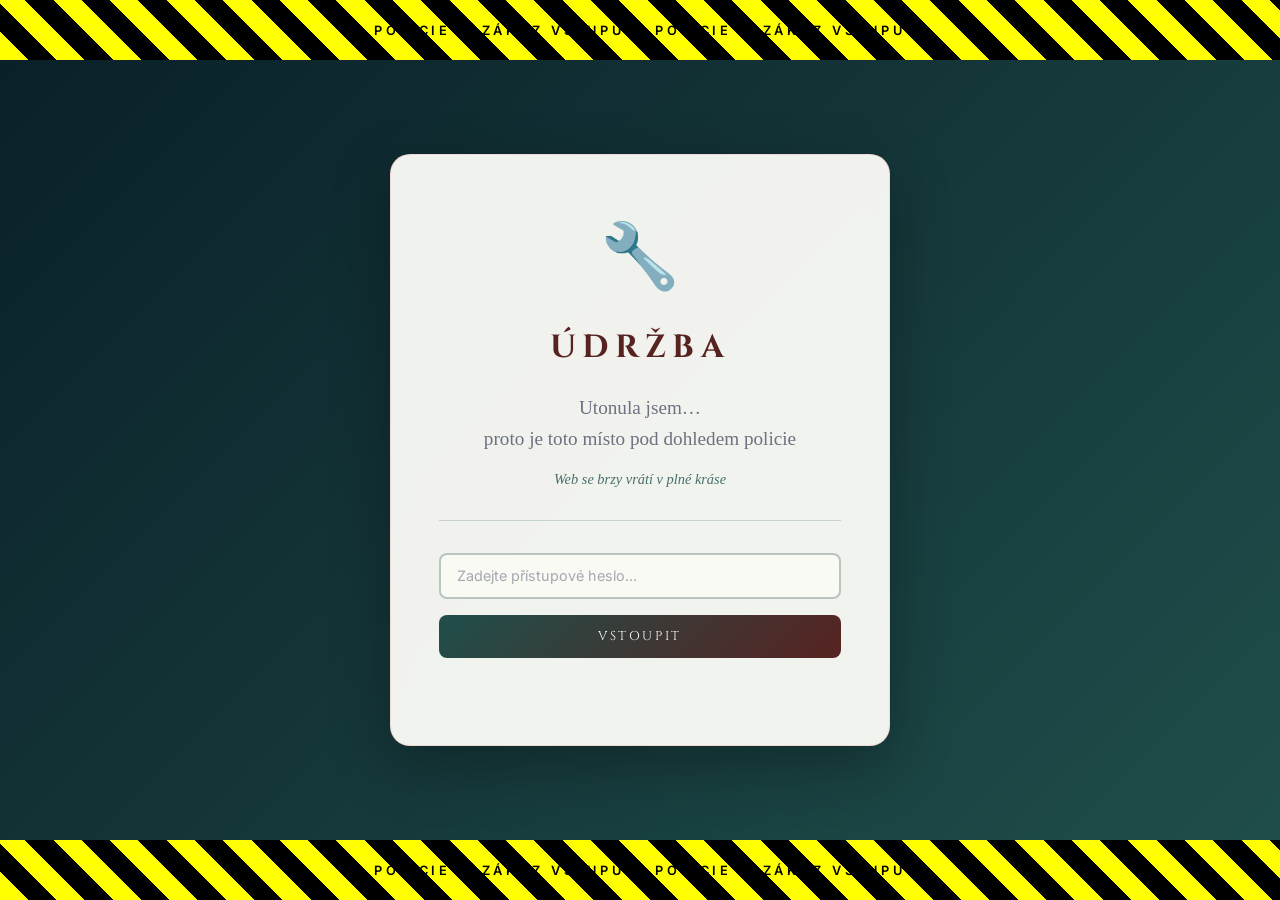
<file: Old-index.html>
<!DOCTYPE html>
<html lang="cs">
<!-- Website created for Anna Labuťová - Neumimplavat -->
<head>
<meta charset="UTF-8">
<meta name="viewport" content="width=device-width, initial-scale=1.0">
<title>Neumimplavat — Anna Labuťová</title>
<link href="https://fonts.googleapis.com/css2?family=Inter:wght@300;400;500;600&family=IM+Fell+English:ital@0;1&family=Cinzel:wght@400;600&display=swap" rel="stylesheet">
<link rel="stylesheet" href="style.css">
<style>
  :root {
    --coral-pink: #F29A9E;
    --rose-red: #BF6061;
    --deep-brown: #572321;
    --dark-blue: #091F28;
    --teal-green: #204F4B;
    --paper-white: #fdfdf8;
    --soft-gray: #6b7280;
  }

  * { margin: 0; padding: 0; box-sizing: border-box; }

  html { scroll-behavior: smooth; }

body {
  background-image: url('background.jpg');
  background-size: contain;
  background-position: top center;
  background-repeat: no-repeat;
  background-attachment: scroll;
  min-height: 100vh;
}

  /* MAINTENANCE LOCK SCREEN */
  .maintenance-lock {
    position: fixed;
    inset: 0;
    background: linear-gradient(135deg, var(--dark-blue), var(--teal-green));
    z-index: 10000;
    display: flex;
    flex-direction: column;
    justify-content: center;
    align-items: center;
    text-align: center;
  }

  .maintenance-content {
    background: rgba(253,253,248,0.95);
    padding: 4rem 3rem;
    border-radius: 20px;
    box-shadow: 0 20px 60px rgba(0,0,0,0.3);
    backdrop-filter: blur(10px);
    border: 1px solid rgba(242,154,158,0.3);
    max-width: 500px;
    width: 90%;
  }

  .maintenance-icon {
    font-size: 4rem;
    margin-bottom: 2rem;
    color: var(--rose-red);
    animation: float 3s ease-in-out infinite;
  }

  .maintenance-title {
    font-family: 'Cinzel', serif;
    font-size: 2rem;
    color: var(--deep-brown);
    margin-bottom: 1.5rem;
    text-transform: uppercase;
    letter-spacing: 0.2em;
  }

  .maintenance-message {
    font-size: 1.2rem;
    line-height: 1.6;
    color: var(--soft-gray);
    margin-bottom: 1rem;
  }

  .maintenance-subtitle {
    font-size: 0.9rem;
    color: var(--teal-green);
    font-style: italic;
    opacity: 0.8;
    margin-bottom: 2rem;
  }

  /* PASSWORD ACCESS */
  .password-access {
    margin-top: 2rem;
    padding-top: 2rem;
    border-top: 1px solid rgba(32,79,75,0.2);
  }

  .password-input {
    width: 100%;
    padding: 0.8rem 1rem;
    border: 2px solid rgba(32,79,75,0.3);
    border-radius: 8px;
    background: rgba(253,253,248,0.8);
    font-family: 'Inter', sans-serif;
    font-size: 0.9rem;
    color: var(--deep-brown);
    transition: all 0.3s ease;
    margin-bottom: 1rem;
  }

  .password-input:focus {
    outline: none;
    border-color: var(--rose-red);
    background: rgba(253,253,248,1);
  }

  .password-input::placeholder {
    color: var(--soft-gray);
    opacity: 0.6;
  }

  .access-button {
    width: 100%;
    padding: 0.8rem;
    background: linear-gradient(135deg, var(--teal-green), var(--deep-brown));
    color: white;
    border: none;
    border-radius: 8px;
    font-family: 'Cinzel', serif;
    font-size: 0.8rem;
    letter-spacing: 0.2em;
    text-transform: uppercase;
    cursor: pointer;
    transition: all 0.3s ease;
  }

  .access-button:hover {
    transform: translateY(-2px);
    box-shadow: 0 10px 20px rgba(0,0,0,0.2);
  }

  .error-message {
    color: var(--rose-red);
    font-size: 0.8rem;
    margin-top: 0.5rem;
    opacity: 0;
    transition: opacity 0.3s ease;
  }

  .error-message.show {
    opacity: 1;
  }

  .police-tape {
    position: absolute;
    top: 0;
    left: 0;
    right: 0;
    height: 60px;
    background: repeating-linear-gradient(
      45deg,
      #ffff00,
      #ffff00 20px,
      #000000 20px,
      #000000 40px
    );
    display: flex;
    align-items: center;
    justify-content: center;
    font-family: 'Inter', sans-serif;
    font-weight: 600;
    font-size: 0.8rem;
    letter-spacing: 0.3em;
    color: #000;
    animation: slidePolice 10s linear infinite;
  }

  .police-tape-bottom {
    top: auto;
    bottom: 0;
    animation: slidePolice 10s linear infinite reverse;
  }

  @keyframes float {
    0%, 100% { transform: translateY(0px); }
    50% { transform: translateY(-10px); }
  }

  @keyframes slidePolice {
    0% { background-position: 0 0; }
    100% { background-position: 40px 0; }
  }

  /* ─── RESPONSIVE ─── */
  @media (max-width: 768px) {
    .maintenance-content {
      padding: 3rem 2rem;
    }
    
    .maintenance-title {
      font-size: 1.5rem;
    }
    
    .maintenance-message {
      font-size: 1rem;
    }
    
    .police-tape {
      font-size: 0.6rem;
      height: 40px;
    }
  }
</style>
</head>

<body>
  <script>
    // MAINTENANCE MODE CONFIG - změň na false pro vypnutí údržby
    const MAINTENANCE_MODE = true;
    const ADMIN_PASSWORD = "umimplavat";
  </script>

  <!-- MAINTENANCE LOCK SCREEN -->
  <div class="maintenance-lock" id="maintenanceLock">
    <div class="police-tape">
      ⚠️ POLICIE ⚠️ ZÁKAZ VSTUPU ⚠️ POLICIE ⚠️ ZÁKAZ VSTUPU ⚠️
    </div>
    
    <div class="maintenance-content">
      <div class="maintenance-icon">🔧</div>
      <h1 class="maintenance-title">Údržba</h1>
      <p class="maintenance-message">
        Utonula jsem…<br>
        proto je toto místo pod dohledem policie
      </p>
      <p class="maintenance-subtitle">
        Web se brzy vrátí v plné kráse
      </p>
      
      <div class="password-access">
        <input 
          type="password" 
          class="password-input" 
          id="passwordInput"
          placeholder="Zadejte přístupové heslo..."
        >
        <button class="access-button" onclick="checkPassword()">
          Vstoupit
        </button>
        <div class="error-message" id="errorMessage">
          Nesprávné heslo!
        </div>
      </div>
    </div>
    
    <div class="police-tape police-tape-bottom">
      ⚠️ POLICIE ⚠️ ZÁKAZ VSTUPU ⚠️ POLICIE ⚠️ ZÁKAZ VSTUPU ⚠️
    </div>
  </div>

  <script>
    // Maintenance mode logic
    if (!MAINTENANCE_MODE) {
      document.getElementById('maintenanceLock').style.display = 'none';
    }

    // Password check function
    function checkPassword() {
      const input = document.getElementById('passwordInput');
      const errorMsg = document.getElementById('errorMessage');
      
      if (input.value === ADMIN_PASSWORD) {
        document.getElementById('maintenanceLock').style.display = 'none';
      } else {
        errorMsg.classList.add('show');
        input.value = '';
        input.style.borderColor = 'var(--rose-red)';
        
        setTimeout(() => {
          errorMsg.classList.remove('show');
          input.style.borderColor = 'rgba(32,79,75,0.3)';
        }, 3000);
      }
    }

    // Enter key support for password
    document.getElementById('passwordInput').addEventListener('keypress', function(e) {
      if (e.key === 'Enter') {
        checkPassword();
      }
    });
  </script>
</body>
</html>
</file>
<file: style.css>
/* ===== VLOŽ DO SVÉ CSS SEKCE ===== */

/* ZÁHLAVÍ */
.site-header {
  position: relative;
  height: 500px;
  overflow: hidden;
  background-image: url('images/header.jpg'); /* ← změň název souboru */
  background-size: cover;
  background-position: top;
}
.site-header::after {
  content: '';
  position: absolute;
  inset: 0;
  background: rgba(0,0,0,0.5);
}

/* POZADÍ STRÁNKY */
.site-body {
  position: relative;
}
.site-body::before {
  content: '';
  position: absolute;
  inset: 0;
  background-image: url('images/bg.jpg'); /* ← změň název souboru */
  background-size: cover;
  background-repeat: no-repeat;
  opacity: 1;
  pointer-events: none;
}

/* OBRÁZEK VE STŘEDU */
.center-image {
  width: 100%;
  max-height: 300px;
  object-fit: cover;
  border-radius: 8px;
  display: block;
  margin: 20px 0;
}

/* ZÁPATÍ */
.site-footer {
  position: relative;
  min-height: 300px;
  overflow: hidden;
  background-image: url('images/footer.jpg'); /* ← změň název souboru */
  background-size: cover;
  background-position: center;
}
.site-footer::after {
  content: '';
  position: absolute;
  inset: 0;
  background: rgba(0,0,0,0);
}
.site-footer > * {
  position: relative;
  z-index: 1;
}
</file>
